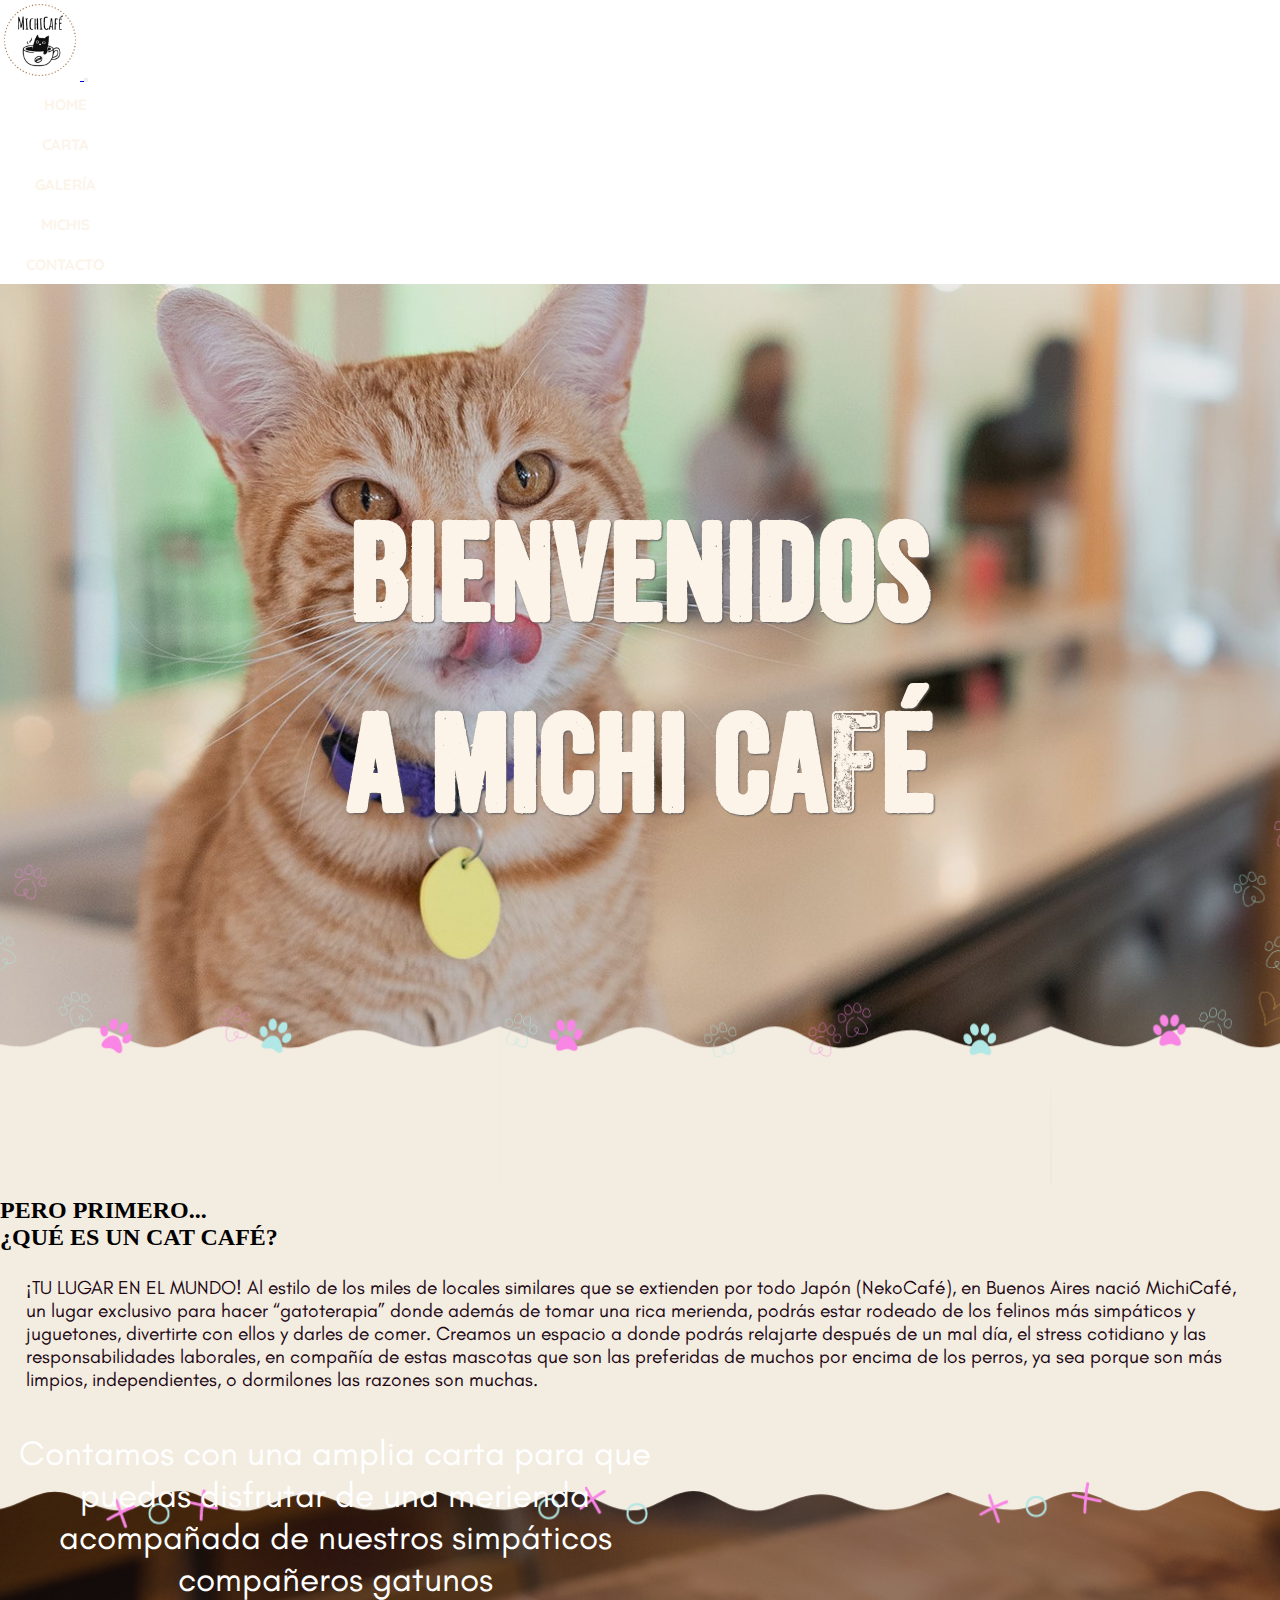
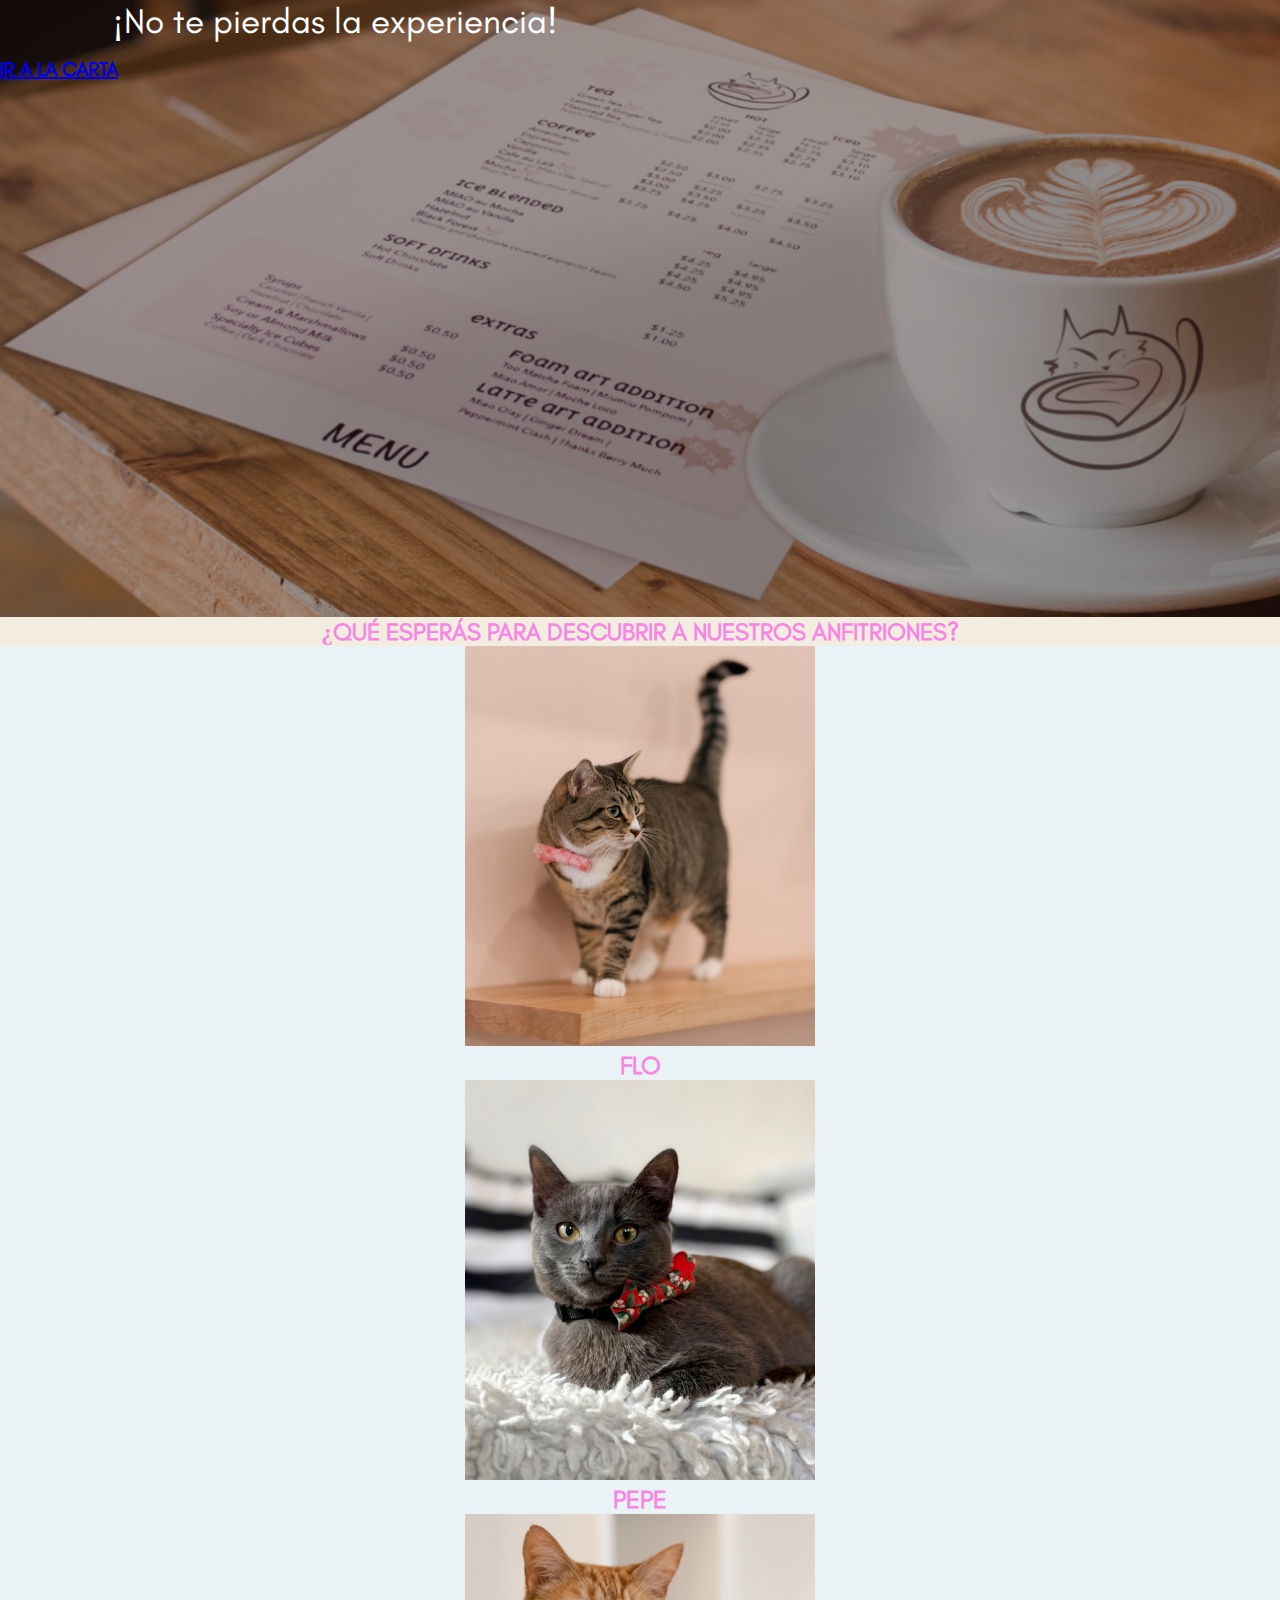
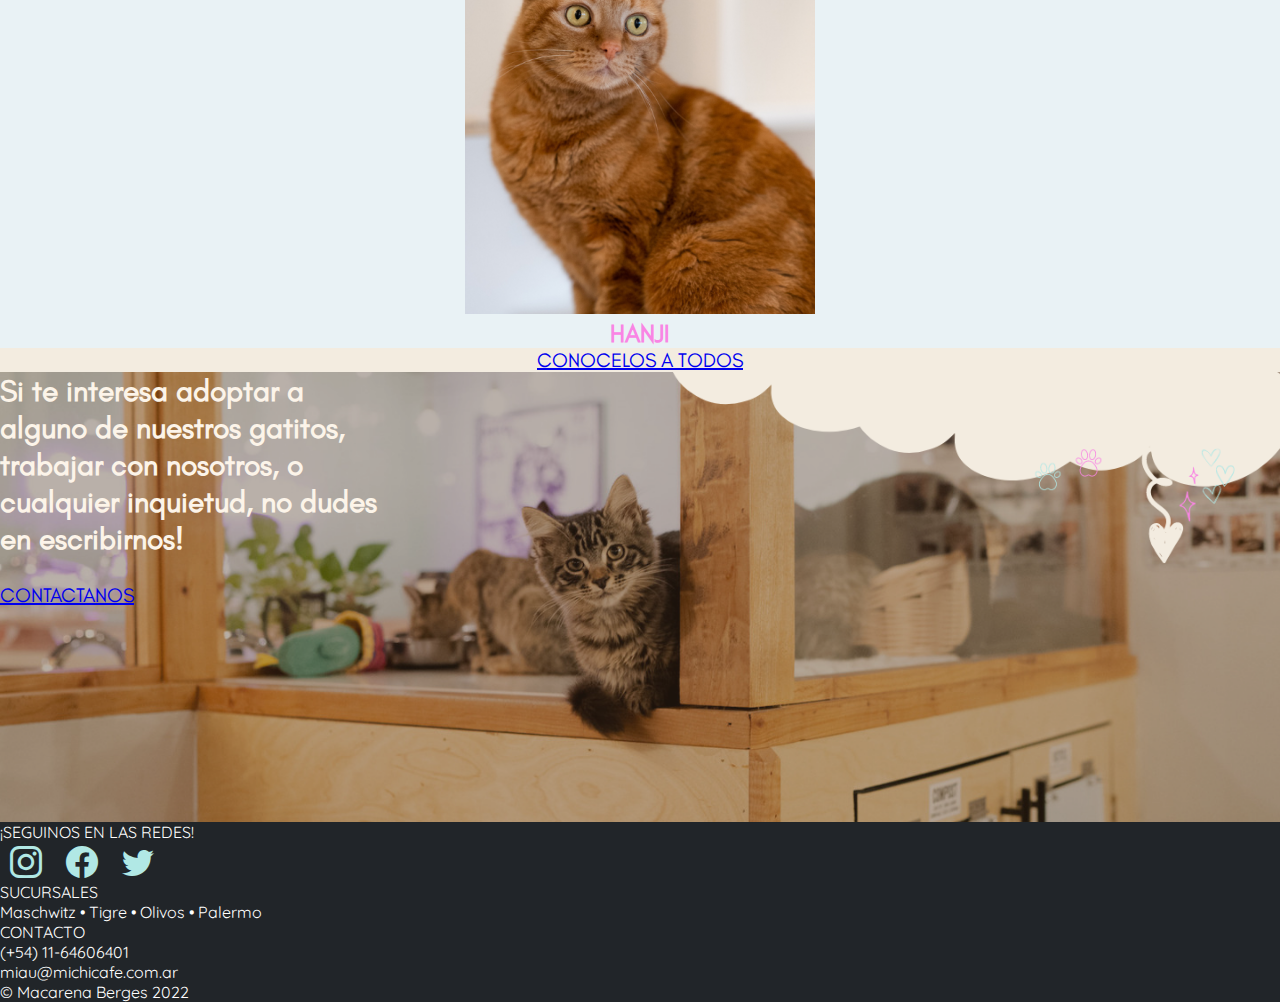
<file: index.html>
<!DOCTYPE html>
<html lang="en">
  <head>
    <meta charset="UTF-8" />
    <meta http-equiv="X-UA-Compatible" content="IE=edge" />
    <meta name="viewport" content="width=device-width, initial-scale=1.0" />
    <title>Michi Café - Home</title>
    <meta
      name="description"
      content="Sos amante del café y de los gatos? Conocé Michi Café, el mejor cat café de Buenos Aires"
    />
    <meta
      name="keywords"
      content="Cat Cafe, Neko Cafe, Cafeteria, Buenos Aires, Cafe de Gatos, Gato Cafe, Michi Cafe, Michi, "
    />
    <link rel="stylesheet" href="./scss/main.css" />
    <link
      href="https://cdn.jsdelivr.net/npm/bootstrap@5.2.0-beta1/dist/css/bootstrap.min.css"
      rel="stylesheet"
      integrity="sha384-0evHe/X+R7YkIZDRvuzKMRqM+OrBnVFBL6DOitfPri4tjfHxaWutUpFmBp4vmVor"
      crossorigin="anonymous"
    />
    <link
      rel="stylesheet"
      href="https://cdn.jsdelivr.net/npm/bootstrap-icons@1.8.3/font/bootstrap-icons.css"
    />
  </head>

  <body>
    <header>
      <!-- NAVBAR -->
      <nav class="navbar fixed-top navbar-expand-lg navbar-dark p-md-3">
        <div class="container-fluid">
          <a class="navbar-brand" href="./index.html">
            <img class="logo" src="./img/logo.png" alt="MichiCafe Logo" />
          </a>
          <button
            class="navbar-toggler"
            type="button"
            data-bs-toggle="collapse"
            data-bs-target="#navbarNav"
            aria-controls="navbarNav"
            aria-expanded="false"
            aria-label="Toggle navigation"
          >
            <span class="navbar-toggler-icon"></span>
          </button>

          <div class="collapse navbar-collapse text-center" id="navbarNav">
            <div class="mx-auto"></div>
            <ul class="navbar-nav">
              <li class="nav-item">
                <a class="nav-link" href="./index.html">
                  <button class="custom-btn"><span>HOME</span></button>
                </a>
              </li>
              <li class="nav-item">
                <a class="nav-link" href="./pages/carta.html">
                  <button class="custom-btn"><span>CARTA</span></button>
                </a>
              </li>
              <li class="nav-item">
                <a class="nav-link" href="./pages/galeria.html">
                  <button class="custom-btn"><span>GALERÍA</span></button>
                </a>
              </li>
              <li class="nav-item">
                <a class="nav-link" href="./pages/nuestrosmichis.html">
                  <button class="custom-btn">
                    <span>MICHIS</span>
                  </button>
                </a>
              </li>
              <li class="nav-item">
                <a class="nav-link" href="./pages/contacto.html">
                  <button class="custom-btn">
                    <span> CONTACTO</span>
                  </button>
                </a>
              </li>
            </ul>
          </div>
        </div>
      </nav>
    </header>

    <main>
      <!-- BANNER HOME -->
      <div
        class="banner-home container-fluid" 
      >
        <h1 class="banner-text">
          BIENVENIDOS <br />
          A MICHI CAFÉ
        </h1>
      </div>

      <!-- REF CARTA -->
      <div
        class="about container-fluid row  align-items-center text-center m-0"
      >
        <div>
          <h2 class="titulo">
            PERO PRIMERO... <br />
            ¿QUÉ ES UN CAT CAFÉ?
          </h2>
          <p class="texto text-center">
            ¡TU LUGAR EN EL MUNDO!  
            Al estilo de los miles de locales similares que se extienden por
            todo Japón (NekoCafé), en Buenos Aires nació MichiCafé, un lugar
            exclusivo para hacer “gatoterapia” donde además de tomar una rica
            merienda, podrás estar rodeado de los felinos más simpáticos y
            juguetones, divertirte con ellos y darles de comer. 
            Creamos un espacio a donde podrás relajarte después de un mal día,
            el stress cotidiano y las responsabilidades laborales, en compañía
            de estas mascotas que son las preferidas de muchos por encima de los
            perros, ya sea porque son más limpios, independientes, o dormilones
            las razones son muchas.
          </p>
        </div>
        
      </div>

      <div
        class="refcarta container-fluid d-flex flex-column m-0 justify-content-center p-5 align-items-center"
      >
        <div class="texto  ">
          Contamos con una amplia carta para que puedas disfrutar de una
          merienda acompañada de nuestros simpáticos compañeros gatunos <br />
          ¡No te pierdas la experiencia! <br />
        </div>
        <div class="boton ">
          <a
            href="./pages/carta.html"
            class="btn btn-outline-light p-3 text-center"
            >IR A LA CARTA</a
          >
        </div>
      </div>

      <!-- REF MICHIS -->

      <div id="anfitriones" class="container-fluid pt-5 pb-5 text-center">
        <h2 class="pt-5 pb-3">
          ¿QUÉ ESPERÁS PARA DESCUBRIR A NUESTROS ANFITRIONES?
        </h2>

        <div class="card-deck d-flex justify-content-center gap-2 pt-5 pb-5">
          <div class="card">
            <img
              class="card-img-top"
              src="./img/gato-1.jfif"
              alt="Card image cap"
            />
            <div class="card-body">
              <h5 class="card-title">FLO</h5>
            </div>
          </div>
          <div class="card">
            <img
              class="card-img-top"
              src="./img/gato-20.png"
              alt="Card image cap"
            />
            <div class="card-body">
              <h5 class="card-title">PEPE</h5>
            </div>
          </div>
          <div class="card">
            <img
              class="card-img-top"
              src="./img/gato-3.png"
              alt="Card image cap"
            />
            <div class="card-body">
              <h5 class="card-title">HANJI</h5>
            </div>
          </div>
        </div>
        <a href="./pages/nuestrosmichis.html" class="btn btn-outline-dark">
          CONOCELOS A TODOS
        </a>
      </div>

      <!-- REF CONTACT -->

      <div class="container-fluid mx-auto p-5" id="refcontact">
        <div class="row align-items-center text-left">
          <div>
            <h2>
              Si te interesa adoptar a alguno de nuestros gatitos, trabajar con
              nosotros, o cualquier inquietud, no dudes en escribirnos!
            </h2>
            <a href="./pages/contacto.html" class="btn btn-outline-light">
              CONTACTANOS
            </a>
          </div>
        </div>
      </div>
    </main>

    <!-- FOOTER -->

    <footer>
      <div id="footer" class="container-fluid text-center pt-3 pb-1">
        <div class="row">
          <div class="col-md-4 col-sm-12 p-3">
            <p>¡SEGUINOS EN LAS REDES!</p>
            <a href="https://instagram.com"><i class="bi bi-instagram"></i></a>

            <a href="https://facebook.com"><i class="bi bi-facebook"></i></a>

            <a href="https://twitter.com"><i class="bi bi-twitter"></i></a>
          </div>
          <div class="col-md-4 col-sm-12 p-3">
            <p>SUCURSALES</p>
            <p>Maschwitz • Tigre • Olivos • Palermo</p>
          </div>

          <div class="col-md-4 col-sm-12 p-3">
            <p>CONTACTO</p>
            <p>(+54) 11-64606401</p>
            <p>miau@michicafe.com.ar</p>
          </div>
        </div>
        <div class="row">
          <div class="col-12 border-top p-2">
            <p>&copy Macarena Berges 2022</p>
          </div>
        </div>
      </div>
    </footer>

    <script
      src="https://cdn.jsdelivr.net/npm/bootstrap@5.2.0-beta1/dist/js/bootstrap.bundle.min.js"
      integrity="sha384-pprn3073KE6tl6bjs2QrFaJGz5/SUsLqktiwsUTF55Jfv3qYSDhgCecCxMW52nD2"
      crossorigin="anonymous"
    ></script>
    <script type="text/javascript">
      var nav = document.querySelector("nav");

      window.addEventListener("scroll", function () {
        if (window.pageYOffset > 100) {
          nav.classList.add("bg-dark", "shadow");
        } else {
          nav.classList.remove("bg-dark", "shadow");
        }
      });
    </script>
  </body>
</html>
</file>
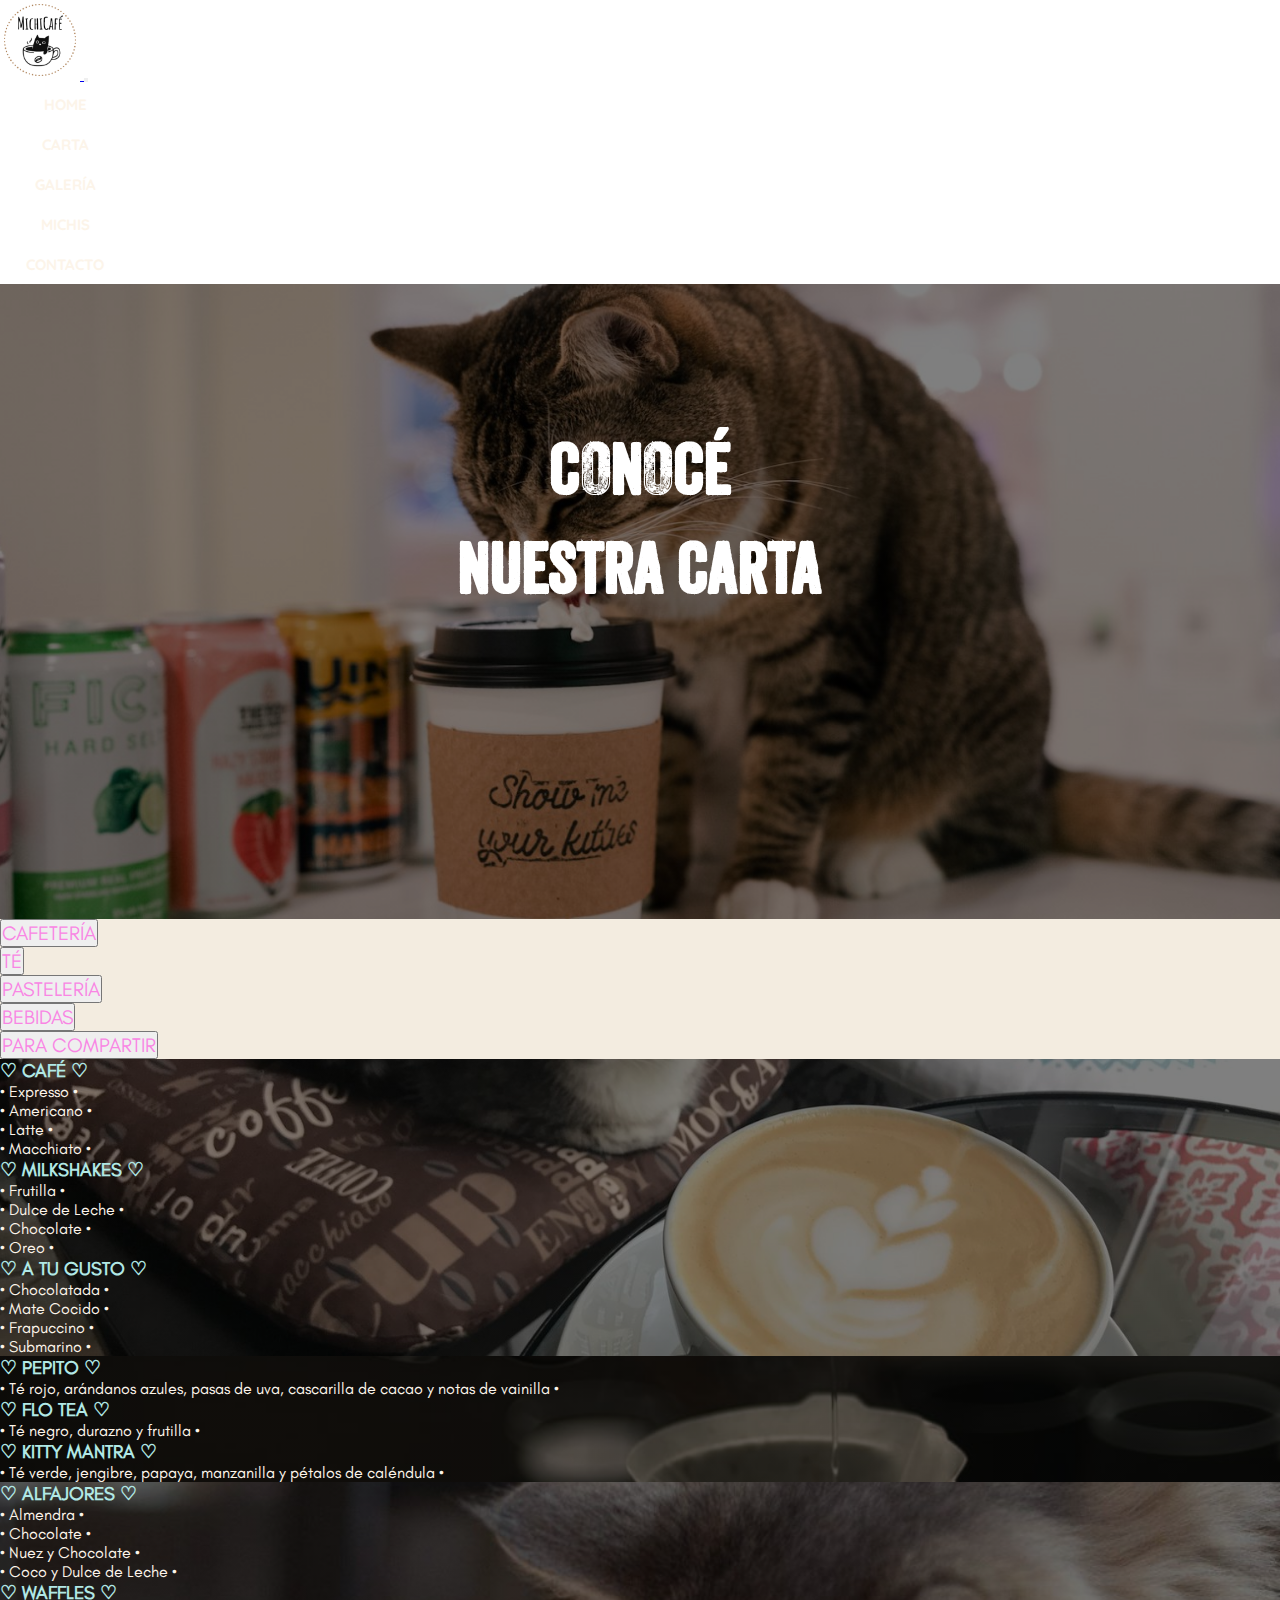
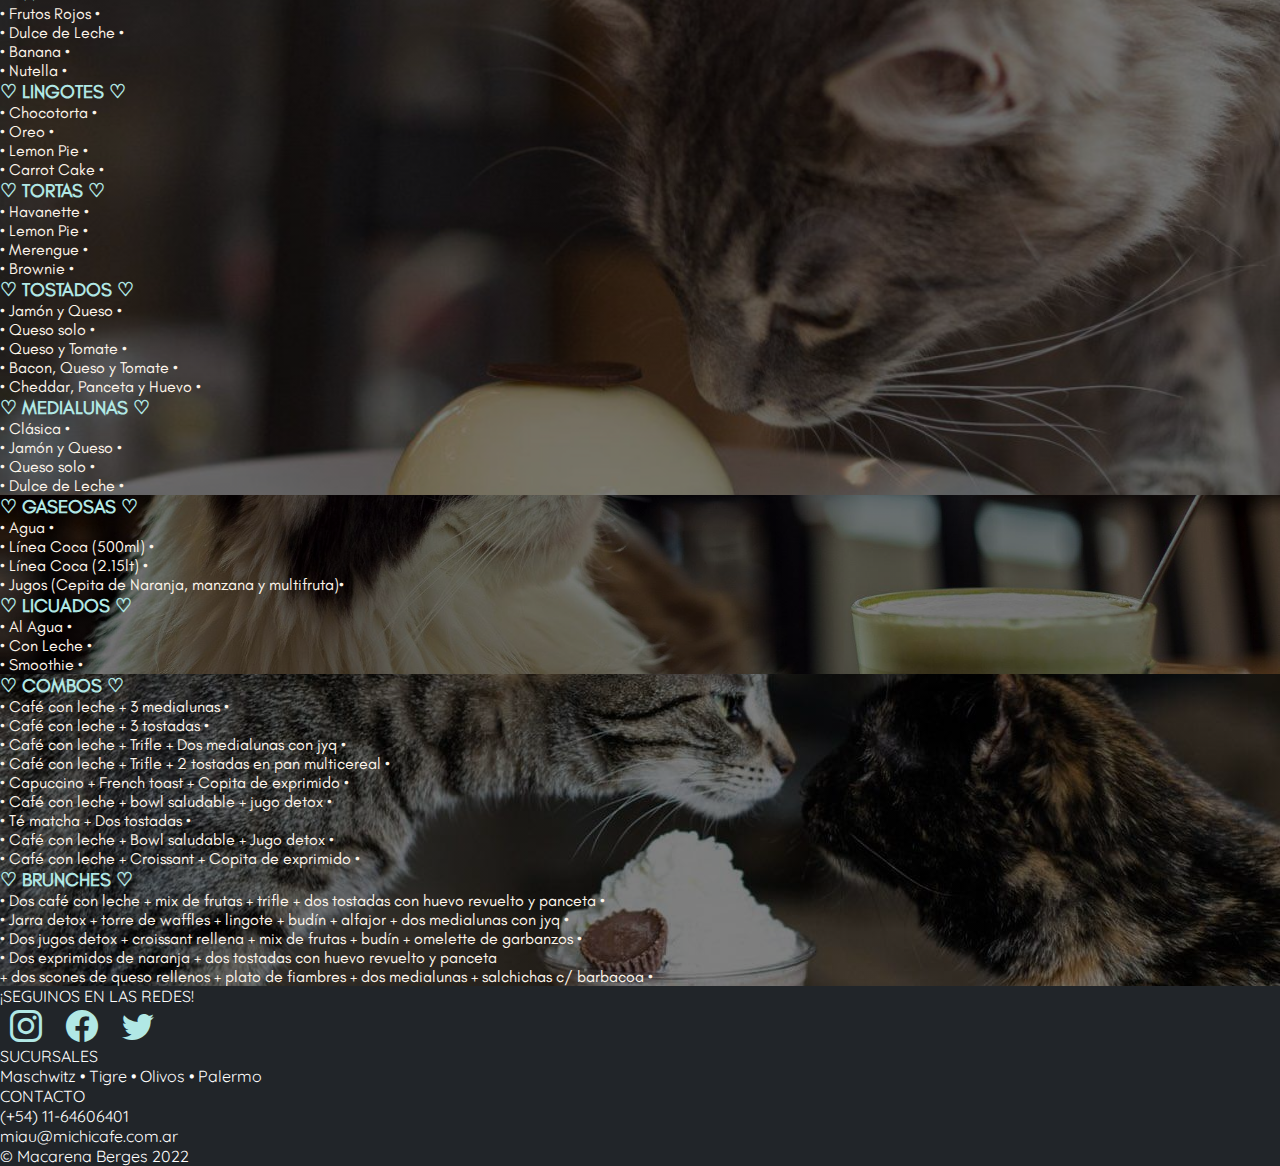
<file: pages/carta.html>
<!DOCTYPE html>
<html lang="en">
  <head>
    <meta charset="UTF-8" />
    <meta http-equiv="X-UA-Compatible" content="IE=edge" />
    <meta name="viewport" content="width=device-width, initial-scale=1.0" />
    <title>Michi Café - Carta</title>
    <meta
      name="description"
      content="Deleitate con nuestra amplia carta y compartí tus meriendas con los Michis más adorables"
    />
    <meta
      name="keywords"
      content="Cat Cafe, Neko Cafe, Cafeteria, Buenos Aires, Cafe de Gatos, Gato Cafe, Michi Cafe, Michi, Menu Cafeteria "
    />
    <link rel="stylesheet" href="../scss/main.css" />
    <link
      href="https://cdn.jsdelivr.net/npm/bootstrap@5.2.0-beta1/dist/css/bootstrap.min.css"
      rel="stylesheet"
      integrity="sha384-0evHe/X+R7YkIZDRvuzKMRqM+OrBnVFBL6DOitfPri4tjfHxaWutUpFmBp4vmVor"
      crossorigin="anonymous"
    />
    <link
      rel="stylesheet"
      href="https://cdn.jsdelivr.net/npm/bootstrap-icons@1.8.3/font/bootstrap-icons.css"
    />
    <link href="https://unpkg.com/aos@2.3.1/dist/aos.css" rel="stylesheet" />
  </head>

  <body>
    <header>
      <!-- Navbar  -->

      <nav class="navbar fixed-top navbar-expand-lg navbar-dark p-md-3">
        <div class="container-fluid">
          <a class="navbar-brand" href="../index.html">
            <img class="logo" src="../img/logo.png" alt="MichiCafe Logo" />
          </a>
          <button
            class="navbar-toggler"
            type="button"
            data-bs-toggle="collapse"
            data-bs-target="#navbarNav"
            aria-controls="navbarNav"
            aria-expanded="false"
            aria-label="Toggle navigation"
          >
            <span class="navbar-toggler-icon"></span>
          </button>

          <div class="collapse navbar-collapse text-center" id="navbarNav">
            <div class="mx-auto"></div>
            <ul class="navbar-nav">
              <li class="nav-item">
                <a class="nav-link" href="../index.html">
                  <button class="custom-btn"><span>HOME</span></button>
                </a>
              </li>
              <li class="nav-item">
                <a class="nav-link" href="../pages/carta.html">
                  <button class="custom-btn"><span>CARTA</span></button>
                </a>
              </li>
              <li class="nav-item">
                <a class="nav-link" href="../pages/galeria.html">
                  <button class="custom-btn"><span>GALERÍA</span></button>
                </a>
              </li>
              <li class="nav-item">
                <a class="nav-link" href="../pages/nuestrosmichis.html">
                  <button class="custom-btn">
                    <span>MICHIS</span>
                  </button>
                </a>
              </li>
              <li class="nav-item">
                <a class="nav-link" href="../pages/contacto.html">
                  <button class="custom-btn">
                    <span> CONTACTO</span>
                  </button>
                </a>
              </li>
            </ul>
          </div>
        </div>
      </nav>
    </header>

    <!-- BANNER CARTA  -->
    <main>
      <div class="banner-carta">
        <h1 class="text-carta">
          CONOCÉ<br />
          NUESTRA CARTA
        </h1>
      </div>
      
    <!-- TAB PANEL CARTA  -->
      <section class="tab-carta container-fluid pt-5 pb-5">
        <ul
          class="nav nav-tabs justify-content-center"
          id="myTab"
          role="tablist"
        >
          <li class="nav-item" role="presentation">
            <button
              class="nav-link active"
              id="cafeteria-tab"
              data-bs-toggle="tab"
              data-bs-target="#cafeteria-tab-pane"
              type="button"
              role="tab"
              aria-controls="cafeteria-tab-pane"
              aria-selected="true"
            >
              CAFETERÍA
            </button>
          </li>
          <li class="nav-item" role="presentation">
            <button
              class="nav-link"
              id="te-tab"
              data-bs-toggle="tab"
              data-bs-target="#te-tab-pane"
              type="button"
              role="tab"
              aria-controls="te-tab-pane"
              aria-selected="false"
            >
              TÉ
            </button>
          </li>
          <li class="nav-item" role="presentation">
            <button
              class="nav-link"
              id="pasteleria-tab"
              data-bs-toggle="tab"
              data-bs-target="#pasteleria-tab-pane"
              type="button"
              role="tab"
              aria-controls="pasteleria-tab-pane"
              aria-selected="false"
            >
              PASTELERÍA
            </button>
          </li>
          <li class="nav-item" role="presentation">
            <button
              class="nav-link"
              id="bebidas-tab"
              data-bs-toggle="tab"
              data-bs-target="#bebidas-tab-pane"
              type="button"
              role="tab"
              aria-controls="bebidas-tab-pane"
              aria-selected="false"
            >
              BEBIDAS
            </button>
          </li>
          <li class="nav-item" role="presentation">
            <button
              class="nav-link"
              id="combos-tab"
              data-bs-toggle="tab"
              data-bs-target="#combos-tab-pane"
              type="button"
              role="tab"
              aria-controls="combos-tab-pane"
              aria-selected="false"
            >
              PARA COMPARTIR
            </button>
          </li>
        </ul>
        <div class="tab-content" id="myTabContent">
          <div
            class="tab-pane fade show active p-5 text-center"
            id="cafeteria-tab-pane"
            role="tabpanel"
            aria-labelledby="cafeteria-tab"
            tabindex="0"
          >
            <div>
              <h3>♡ CAFÉ ♡</h3>
              <p>• Expresso •</p>
              <p>• Americano •</p>
              <p>• Latte •</p>
              <p>• Macchiato •</p>
            </div>
            <div class="pt-3">
              <h3>♡ MILKSHAKES ♡</h3>
              <p>• Frutilla •</p>
              <p>• Dulce de Leche •</p>
              <p>• Chocolate •</p>
              <p>• Oreo •</p>
            </div>
            <div class="pt-3">
              <h3>♡ A TU GUSTO ♡</h3>
              <p>• Chocolatada •</p>
              <p>• Mate Cocido •</p>
              <p>• Frapuccino •</p>
              <p>• Submarino •</p>
            </div>
          </div>
          <div
            class="tab-pane fade p-5 text-center"
            id="te-tab-pane"
            role="tabpanel"
            aria-labelledby="te-tab"
            tabindex="0"
          >
            <div class="pb-5">
              <h3>♡ PEPITO ♡</h3>
              <p>
                • Té rojo, arándanos azules, pasas de uva, cascarilla de cacao y
                notas de vainilla •
              </p>
            </div>
            <div class="pb-5">
              <h3>♡ FLO TEA ♡</h3>
              <p>• Té negro, durazno y frutilla •</p>
            </div>
            <div>
              <h3>♡ KITTY MANTRA ♡</h3>
              <p>
                • Té verde, jengibre, papaya, manzanilla y pétalos de caléndula
                •
              </p>
            </div>
          </div>

          <div
            class="tab-pane fade text-center p-5"
            id="pasteleria-tab-pane"
            role="tabpanel"
            aria-labelledby="pasteleria-tab"
            tabindex="0"
          >
            <div class="d-flex justify-content-center gap-5">
              <div class="pb-4">
                <h3>♡ ALFAJORES ♡</h3>
                <p>• Almendra •</p>
                <p>• Chocolate •</p>
                <p>• Nuez y Chocolate •</p>
                <p>• Coco y Dulce de Leche •</p>
              </div>
              <div class="pb-4">
                <h3>♡ WAFFLES ♡</h3>
                <p>• Frutos Rojos •</p>
                <p>• Dulce de Leche •</p>
                <p>• Banana •</p>
                <p>• Nutella •</p>
              </div>
            </div>
            <div class="d-flex justify-content-center gap-5">
              <div class="pb-4">
                <h3>♡ LINGOTES ♡</h3>
                <p>• Chocotorta •</p>
                <p>• Oreo •</p>
                <p>• Lemon Pie •</p>
                <p>• Carrot Cake •</p>
              </div>
              <div class="pb-4">
                <h3>♡ TORTAS ♡</h3>
                <p>• Havanette •</p>
                <p>• Lemon Pie •</p>
                <p>• Merengue •</p>
                <p>• Brownie •</p>
              </div>
            </div>
            <div class="d-flex justify-content-center gap-5">
              <div class="pb-4">
                <h3>♡ TOSTADOS ♡</h3>
                <p>• Jamón y Queso •</p>
                <p>• Queso solo •</p>
                <p>• Queso y Tomate •</p>
                <p>• Bacon, Queso y Tomate •</p>
                <p>• Cheddar, Panceta y Huevo •</p>
              </div>
              <div class="pb-4">
                <h3>♡ MEDIALUNAS ♡</h3>
                <p>• Clásica •</p>
                <p>• Jamón y Queso •</p>
                <p>• Queso solo •</p>
                <p>• Dulce de Leche •</p>
              </div>
            </div>
          </div>

          <div
            class="tab-pane fade text-center p-5"
            id="bebidas-tab-pane"
            role="tabpanel"
            aria-labelledby="bebidas-tab"
            tabindex="0"
          >
            <div>
              <h3>♡ GASEOSAS ♡</h3>
              <p>• Agua •</p>
              <p>• Línea Coca (500ml) •</p>
              <p>• Línea Coca (2.15lt) •</p>
              <p>• Jugos (Cepita de Naranja, manzana y multifruta)•</p>
            </div>
            <div class="pt-3">
              <h3>♡ LICUADOS ♡</h3>
              <p>• Al Agua •</p>
              <p>• Con Leche •</p>
              <p>• Smoothie •</p>
            </div>
          </div>
          <div
            class="tab-pane fade"
            id="combos-tab-pane"
            role="tabpanel"
            aria-labelledby="combos-tab"
            tabindex="0"
          >
            <div class="text-center gap-5 p-5">
              <div class="">
                <h3>♡ COMBOS ♡</h3>
                <p>• Café con leche + 3 medialunas •</p>
                <p>• Café con leche + 3 tostadas •</p>
                <p>• Café con leche + Trifle + Dos medialunas con jyq •</p>
                <p>
                  • Café con leche + Trifle + 2 tostadas en pan multicereal •
                </p>
                <p>• Capuccino + French toast + Copita de exprimido •</p>
                <p>• Café con leche + bowl saludable + jugo detox •</p>
                <p>• Té matcha + Dos tostadas •</p>
                <p>• Café con leche + Bowl saludable + Jugo detox •</p>
                <p>• Café con leche + Croissant + Copita de exprimido •</p>
              </div>
              <div>
                <h3>♡ BRUNCHES ♡</h3>
                <p>
                  • Dos café con leche + mix de frutas + trifle + dos tostadas
                  con huevo revuelto y panceta •
                </p>
                <p>
                  • Jarra detox + torre de waffles + lingote + budín + alfajor +
                  dos medialunas con jyq •
                </p>
                <p>
                  • Dos jugos detox + croissant rellena + mix de frutas + budín
                  + omelette de garbanzos •
                </p>
                <p>
                  • Dos exprimidos de naranja + dos tostadas con huevo revuelto
                  y panceta <br />
                  + dos scones de queso rellenos + plato de fiambres + dos
                  medialunas + salchichas c/ barbacoa •
                </p>
              </div>
            </div>
          </div>
        </div>
      </section>
    </main>

    <!-- FOOTER -->
    <footer>
      <div id="footer" class="container-fluid text-center pt-3 pb-1">
        <div class="row">
          <div class="col-md-4 col-sm-12 p-3">
            <p>¡SEGUINOS EN LAS REDES!</p>
            <a href="https://instagram.com"><i class="bi bi-instagram"></i></a>

            <a href="https://facebook.com"><i class="bi bi-facebook"></i></a>

            <a href="https://twitter.com"><i class="bi bi-twitter"></i></a>
          </div>
          <div class="col-md-4 col-sm-12 p-3">
            <p>SUCURSALES</p>
            <p>Maschwitz • Tigre • Olivos • Palermo</p>
          </div>

          <div class="col-md-4 col-sm-12 p-3">
            <p>CONTACTO</p>
            <p>(+54) 11-64606401</p>
            <p>miau@michicafe.com.ar</p>
          </div>
        </div>
        <div class="row">
          <div class="col-12 border-top p-2">
            <p>&copy Macarena Berges 2022</p>
          </div>
        </div>
      </div>
    </footer>

    <script
      src="https://cdn.jsdelivr.net/npm/bootstrap@5.2.0-beta1/dist/js/bootstrap.bundle.min.js"
      integrity="sha384-pprn3073KE6tl6bjs2QrFaJGz5/SUsLqktiwsUTF55Jfv3qYSDhgCecCxMW52nD2"
      crossorigin="anonymous"
    ></script>
    <script src="https://unpkg.com/aos@2.3.1/dist/aos.js"></script>
    <script>
      AOS.init();
    </script>
    <script type="text/javascript">
      var nav = document.querySelector("nav");

      window.addEventListener("scroll", function () {
        if (window.pageYOffset > 100) {
          nav.classList.add("bg-dark", "shadow");
        } else {
          nav.classList.remove("bg-dark", "shadow");
        }
      });
    </script>
  </body>
</html>
</file>
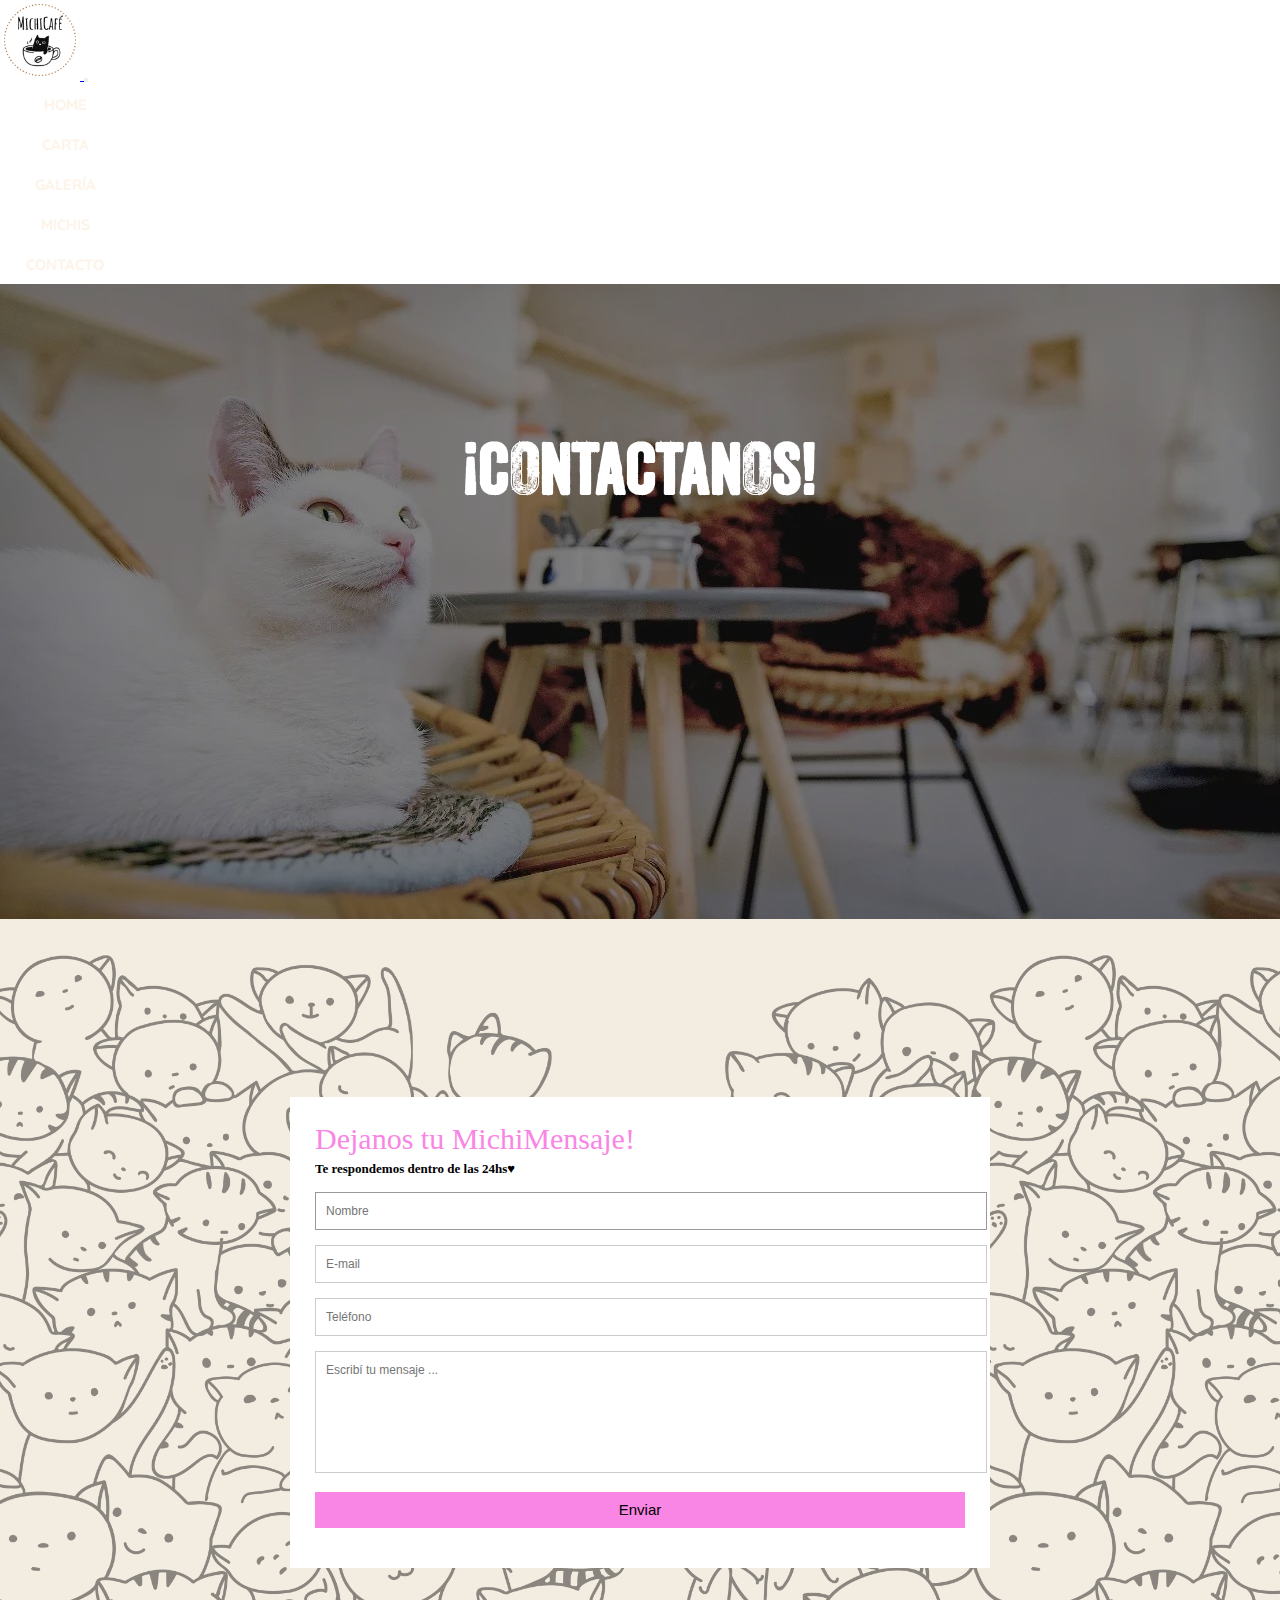
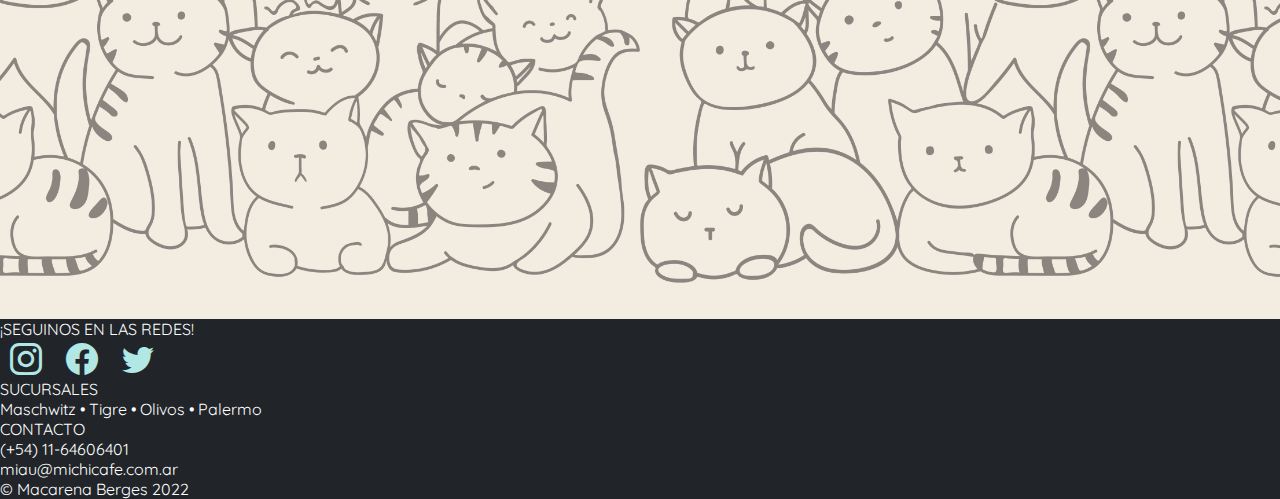
<file: pages/contacto.html>
<!DOCTYPE html>
<html lang="en">
  <head>
    <meta charset="UTF-8" />
    <meta http-equiv="X-UA-Compatible" content="IE=edge" />
    <meta name="viewport" content="width=device-width, initial-scale=1.0" />
    <title>Michi Café - Contacto</title>
    <meta name="description" content="Contactanos!" />
    <meta
      name="keywords"
      content="Cat Cafe, Neko Cafe, Cafeteria, Buenos Aires, Cafe de Gatos, Gato Cafe, Michi Cafe, Michi, Contacto michicafe, Trabajo michicafe, Telefono michicafe, Mail michicafe "
    />
    <link rel="stylesheet" href="../scss/main.css" />
    <link
      href="https://cdn.jsdelivr.net/npm/bootstrap@5.2.0-beta1/dist/css/bootstrap.min.css"
      rel="stylesheet"
      integrity="sha384-0evHe/X+R7YkIZDRvuzKMRqM+OrBnVFBL6DOitfPri4tjfHxaWutUpFmBp4vmVor"
      crossorigin="anonymous"
    />
    <link
      rel="stylesheet"
      href="https://cdn.jsdelivr.net/npm/bootstrap-icons@1.8.3/font/bootstrap-icons.css"
    />
  </head>
  <body>
    <header>
      <!-- Navbar  -->

      <nav class="navbar fixed-top navbar-expand-lg navbar-dark p-md-3">
        <div class="container-fluid">
          <a class="navbar-brand" href="../index.html">
            <img class="logo" src="../img/logo.png" alt="MichiCafe Logo" />
          </a>
          <button
            class="navbar-toggler"
            type="button"
            data-bs-toggle="collapse"
            data-bs-target="#navbarNav"
            aria-controls="navbarNav"
            aria-expanded="false"
            aria-label="Toggle navigation"
          >
            <span class="navbar-toggler-icon"></span>
          </button>

          <div class="collapse navbar-collapse text-center" id="navbarNav">
            <div class="mx-auto"></div>
            <ul class="navbar-nav">
              <li class="nav-item">
                <a class="nav-link" href="../index.html">
                  <button class="custom-btn"><span>HOME</span></button>
                </a>
              </li>
              <li class="nav-item">
                <a class="nav-link" href="../pages/carta.html">
                  <button class="custom-btn"><span>CARTA</span></button>
                </a>
              </li>
              <li class="nav-item">
                <a class="nav-link" href="../pages/galeria.html">
                  <button class="custom-btn"><span>GALERÍA</span></button>
                </a>
              </li>
              <li class="nav-item">
                <a class="nav-link" href="../pages/nuestrosmichis.html">
                  <button class="custom-btn">
                    <span>MICHIS</span>
                  </button>
                </a>
              </li>
              <li class="nav-item">
                <a class="nav-link" href="../pages/contacto.html">
                  <button class="custom-btn">
                    <span> CONTACTO</span>
                  </button>
                </a>
              </li>
            </ul>
          </div>
        </div>
      </nav>
    </header>
    <!-- FORMULARIO  -->
    <main>
      <div class="banner-contacto border-bottom border-2 border-dark">
        <h1>¡CONTACTANOS!</h1>
      </div>

      <div id="formulario" class="container-fluid">
        <div class="container-form">
          <form id="contact" action="" method="post">
            <h3>Dejanos tu MichiMensaje!</h3>
            <h4>Te respondemos dentro de las 24hs♥</h4>
            <fieldset>
              <input
                placeholder="Nombre"
                type="text"
                tabindex="1"
                required
                autofocus
              />
            </fieldset>
            <fieldset>
              <input placeholder="E-mail" type="email" tabindex="2" required />
            </fieldset>
            <fieldset>
              <input placeholder="Teléfono" type="tel" tabindex="3" required />
            </fieldset>
            <fieldset>
              <textarea
                placeholder="Escribí tu mensaje ..."
                tabindex="5"
                required
              ></textarea>
            </fieldset>
            <fieldset>
              <button
                name="submit"
                type="submit"
                id="contact-submit"
                data-submit="...Sending"
              >
                Enviar
              </button>
            </fieldset>
          </form>
        </div>
      </div>
    </main>

    <!-- FOOTER -->

    <footer>
      <div id="footer" class="container-fluid text-center pt-3 pb-1">
        <div class="row">
          <div class="col-md-4 col-sm-12 p-3">
            <p>¡SEGUINOS EN LAS REDES!</p>
            <a href="https://instagram.com"><i class="bi bi-instagram"></i></a>

            <a href="https://facebook.com"><i class="bi bi-facebook"></i></a>

            <a href="https://twitter.com"><i class="bi bi-twitter"></i></a>
          </div>
          <div class="col-md-4 col-sm-12 p-3">
            <p>SUCURSALES</p>
            <p>Maschwitz • Tigre • Olivos • Palermo</p>
          </div>

          <div class="col-md-4 col-sm-12 p-3">
            <p>CONTACTO</p>
            <p>(+54) 11-64606401</p>
            <p>miau@michicafe.com.ar</p>
          </div>
        </div>
        <div class="row">
          <div class="col-12 border-top p-2">
            <p>&copy Macarena Berges 2022</p>
          </div>
        </div>
      </div>
    </footer>

    <script
      src="https://cdn.jsdelivr.net/npm/bootstrap@5.2.0-beta1/dist/js/bootstrap.bundle.min.js"
      integrity="sha384-pprn3073KE6tl6bjs2QrFaJGz5/SUsLqktiwsUTF55Jfv3qYSDhgCecCxMW52nD2"
      crossorigin="anonymous"
    ></script>
    <script type="text/javascript">
      var nav = document.querySelector("nav");

      window.addEventListener("scroll", function () {
        if (window.pageYOffset > 100) {
          nav.classList.add("bg-dark", "shadow");
        } else {
          nav.classList.remove("bg-dark", "shadow");
        }
      });
    </script>
  </body>
</html>
</file>
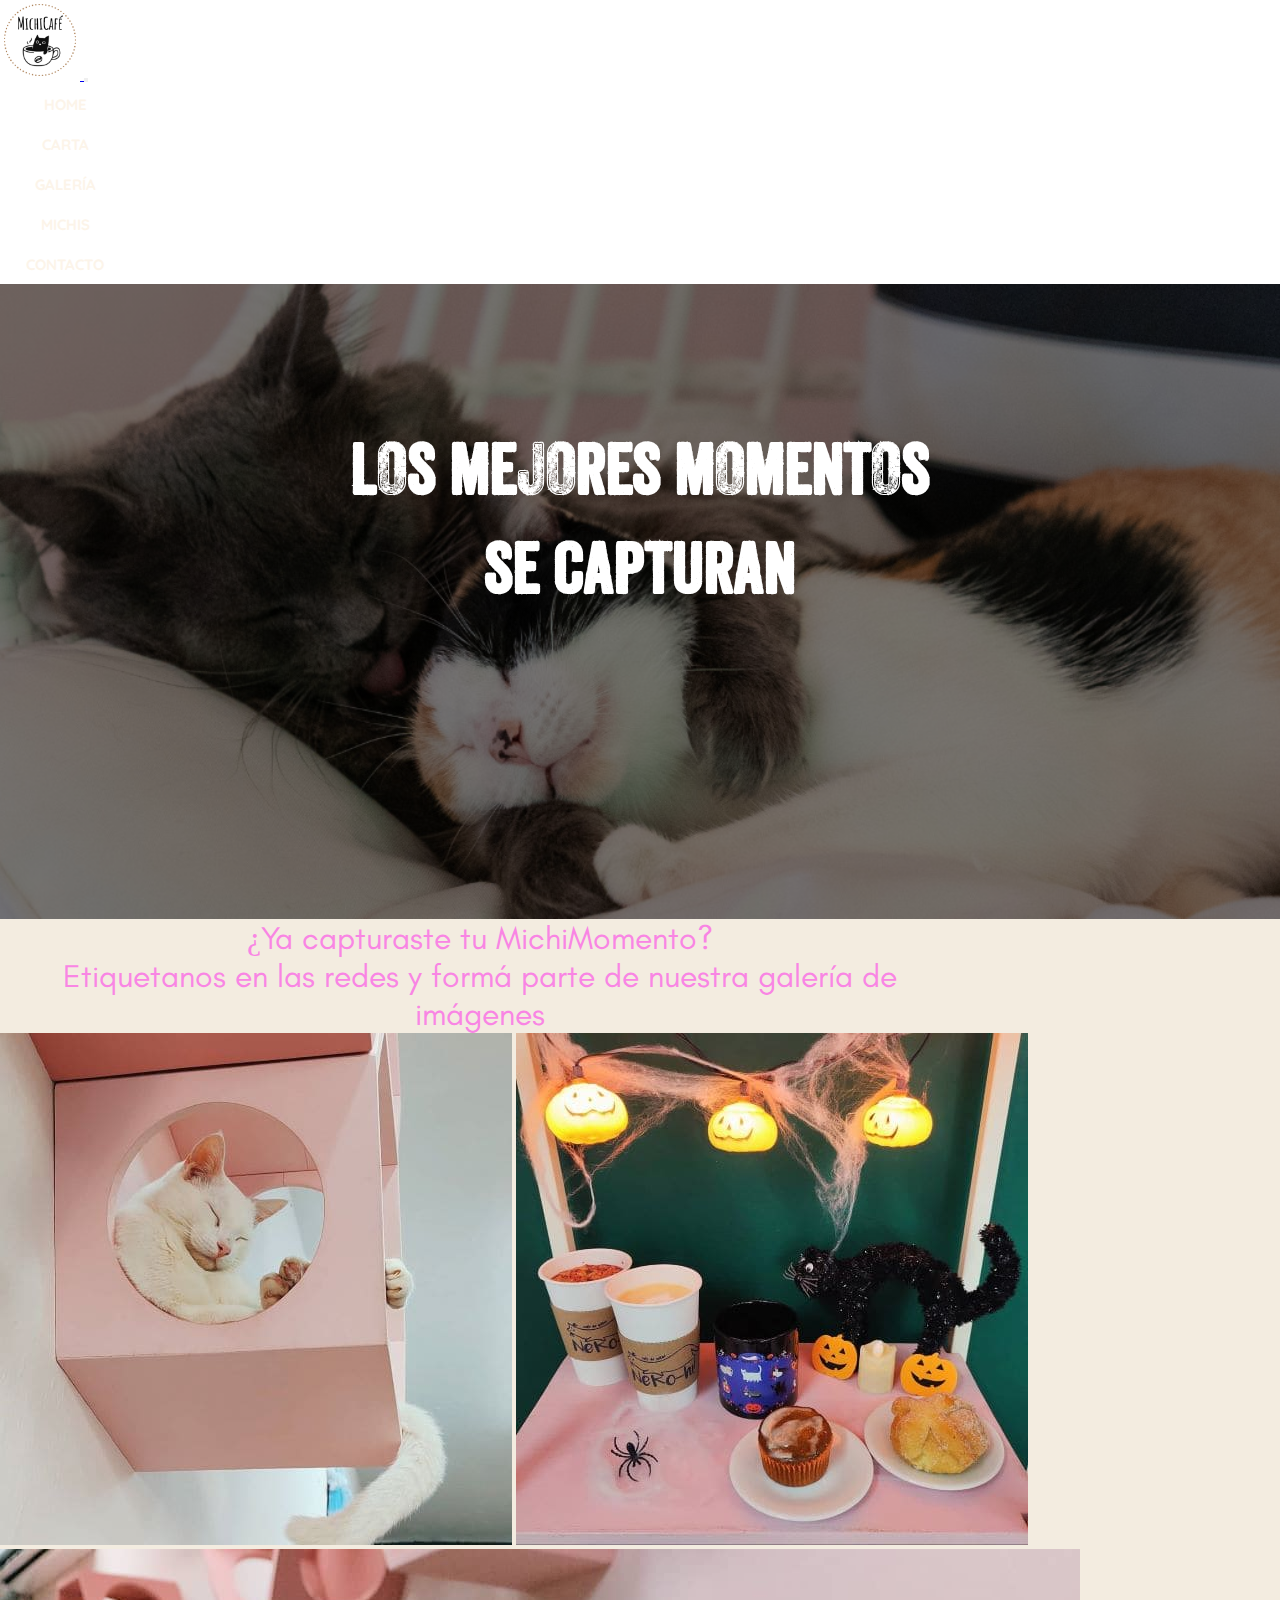
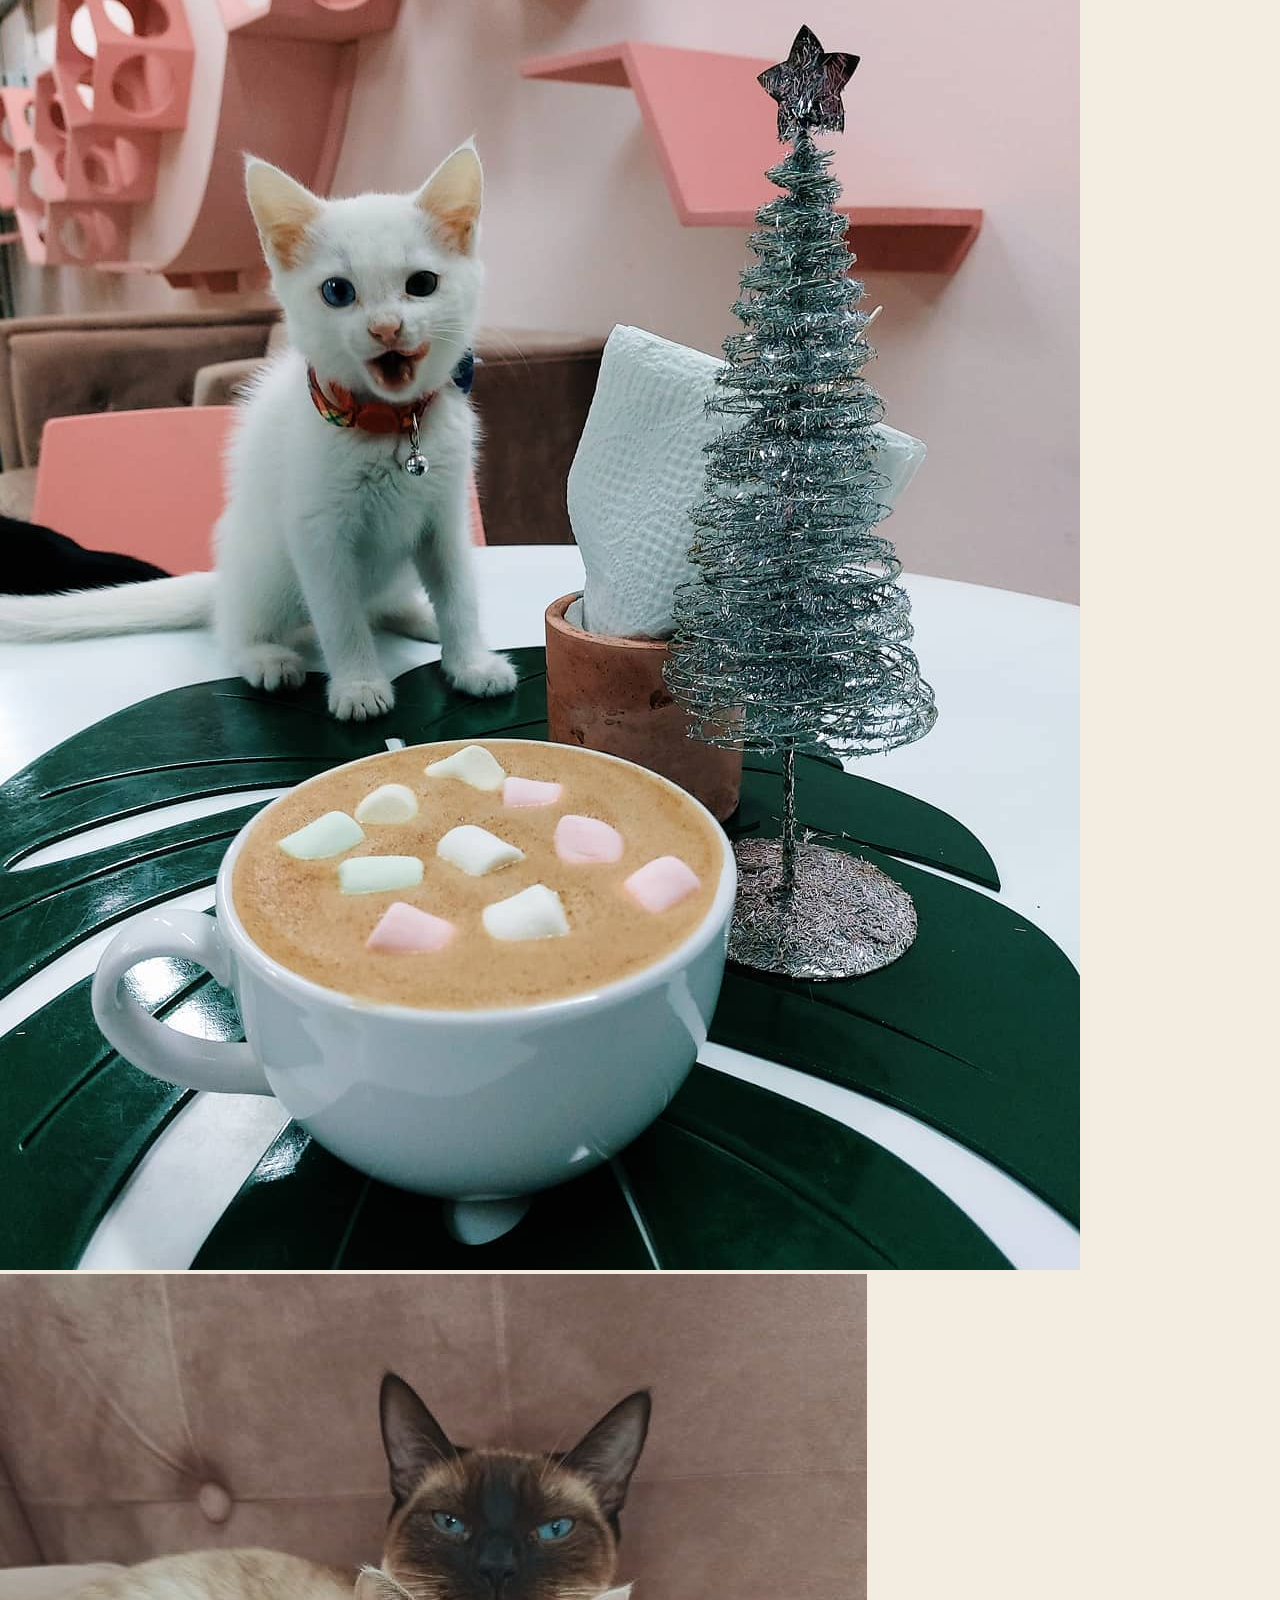
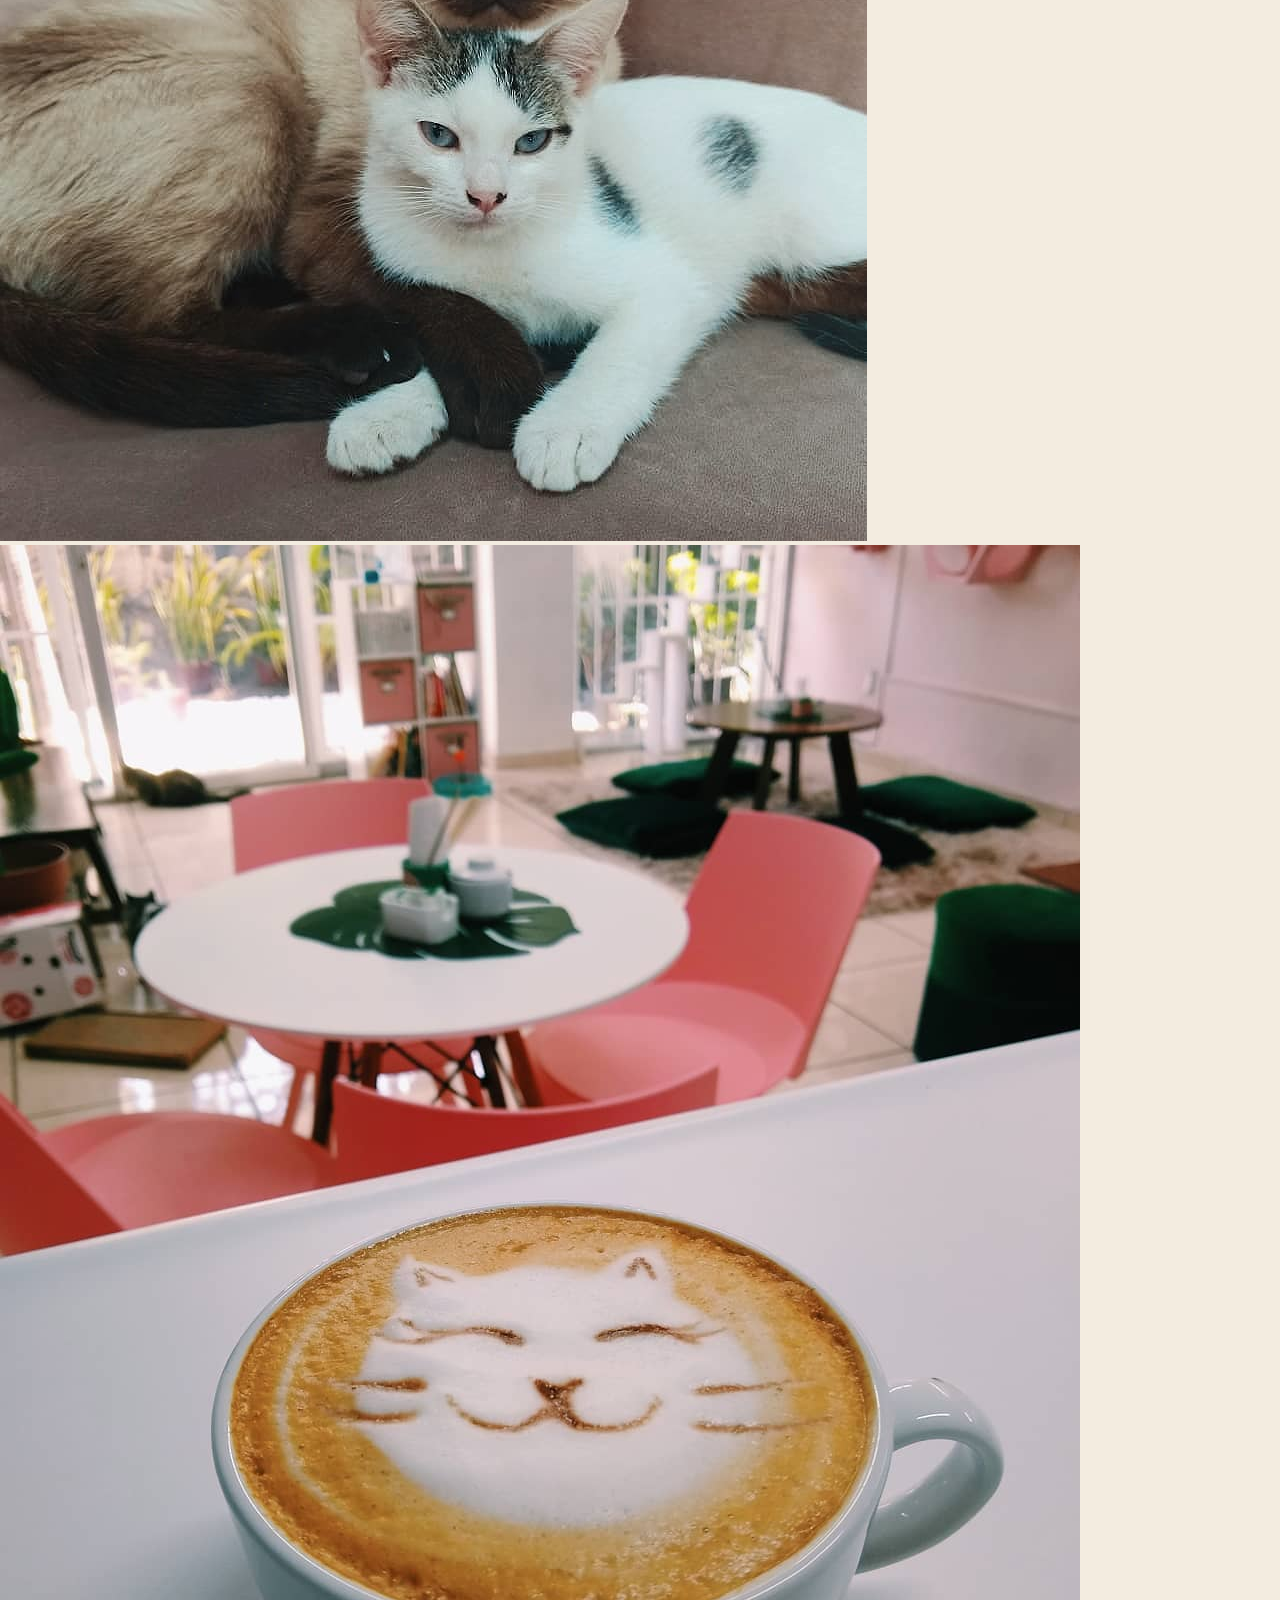
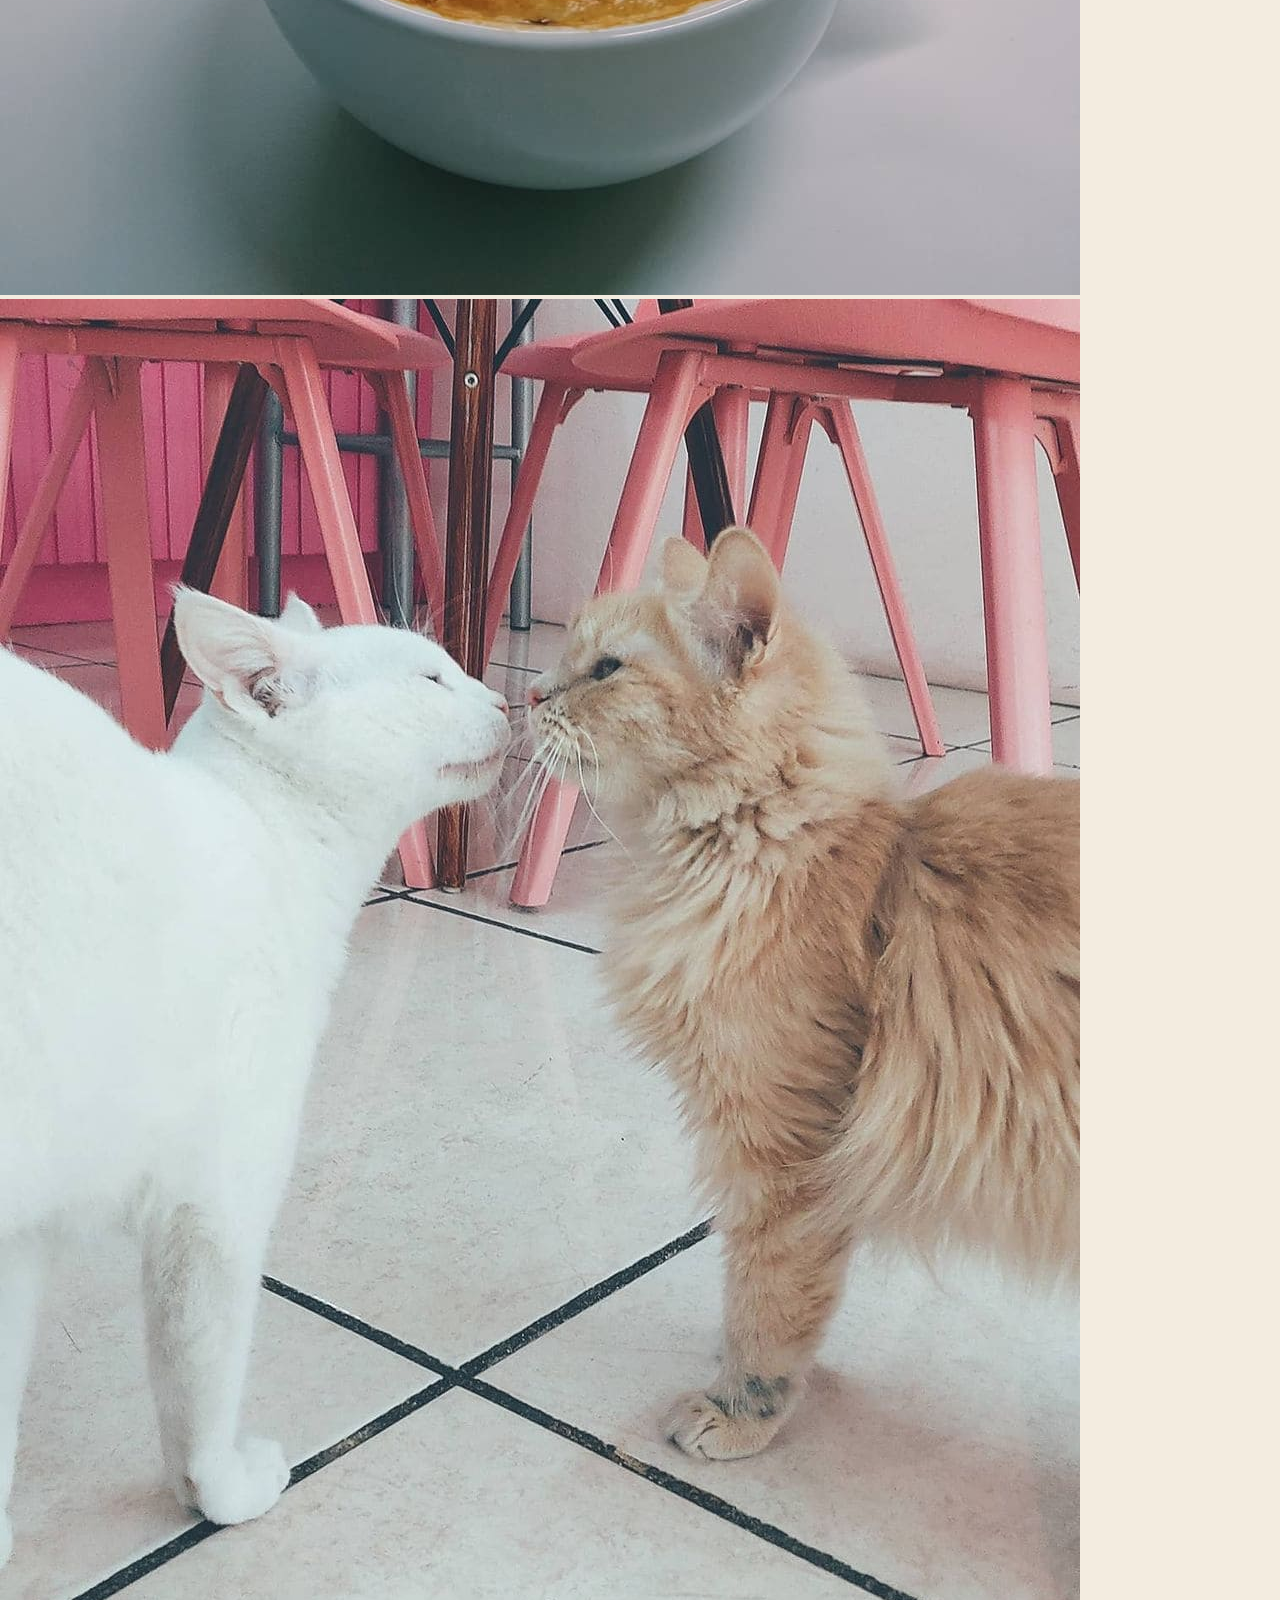
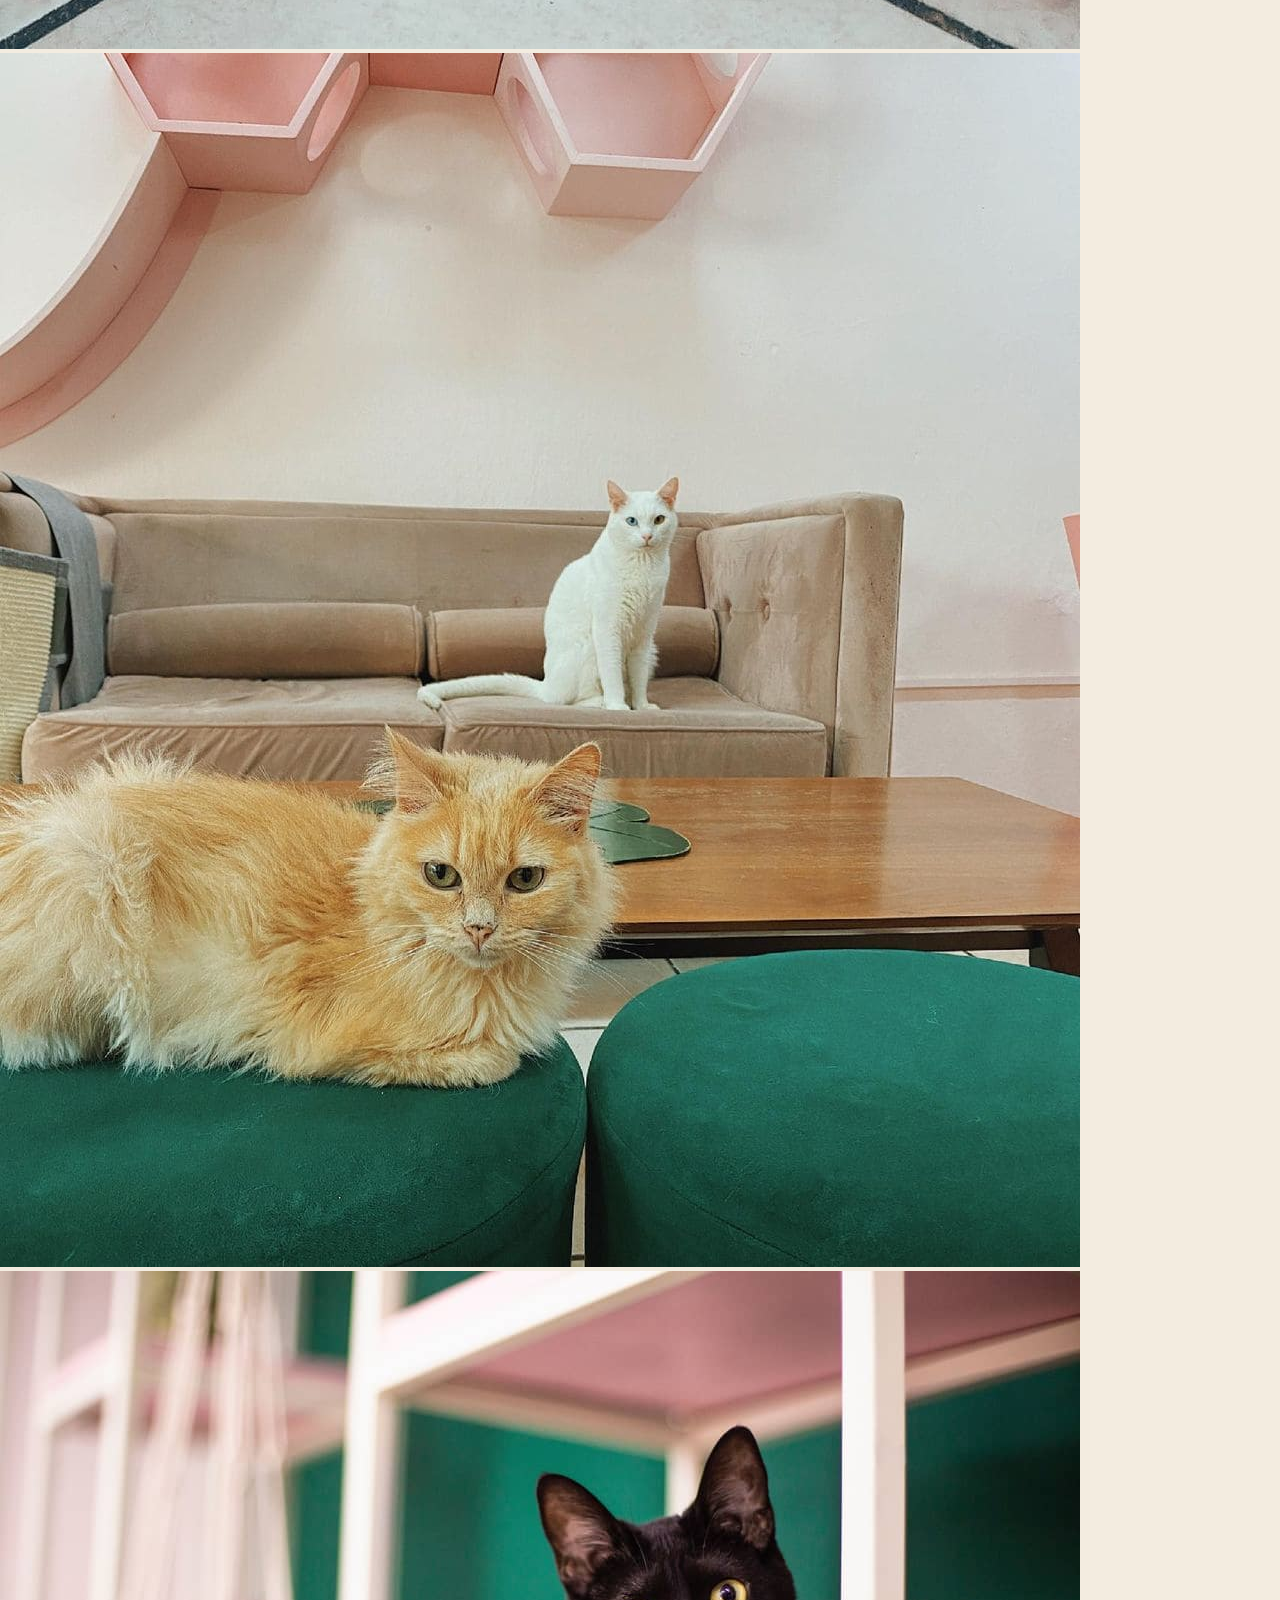
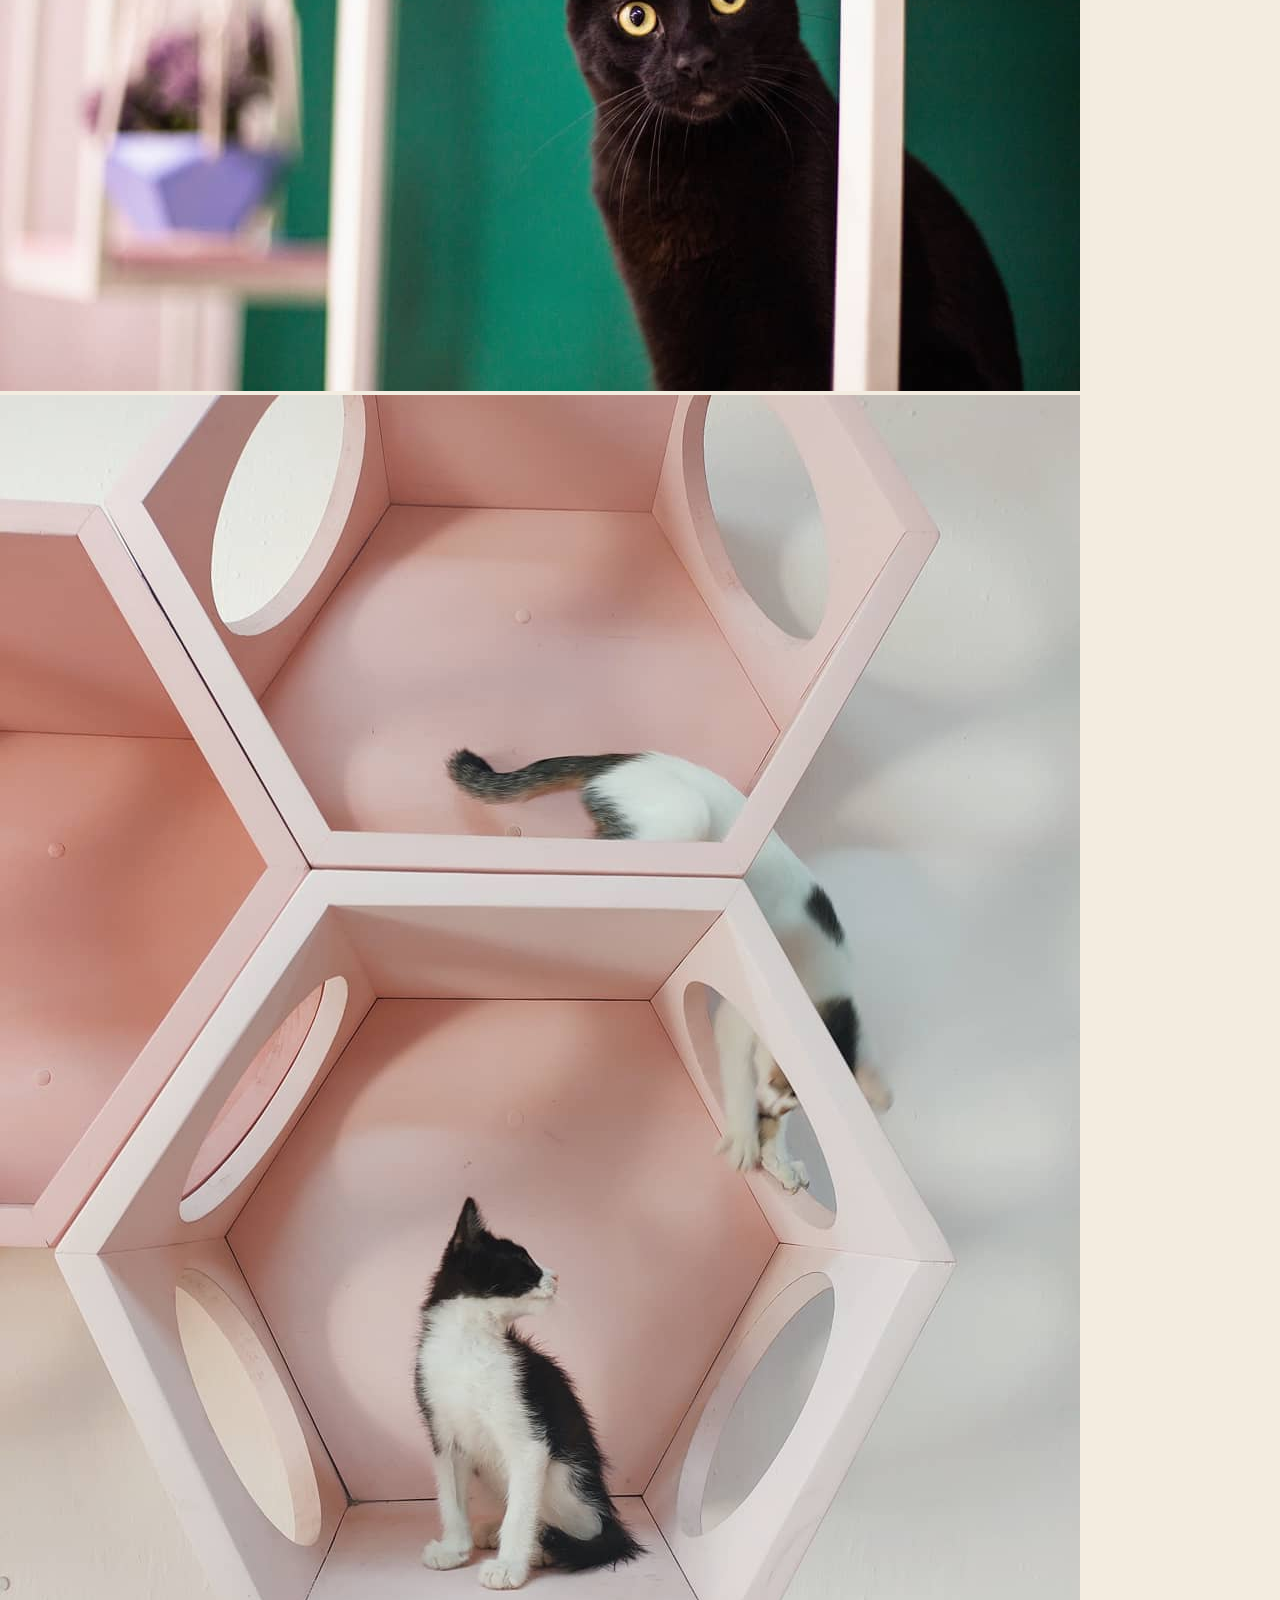
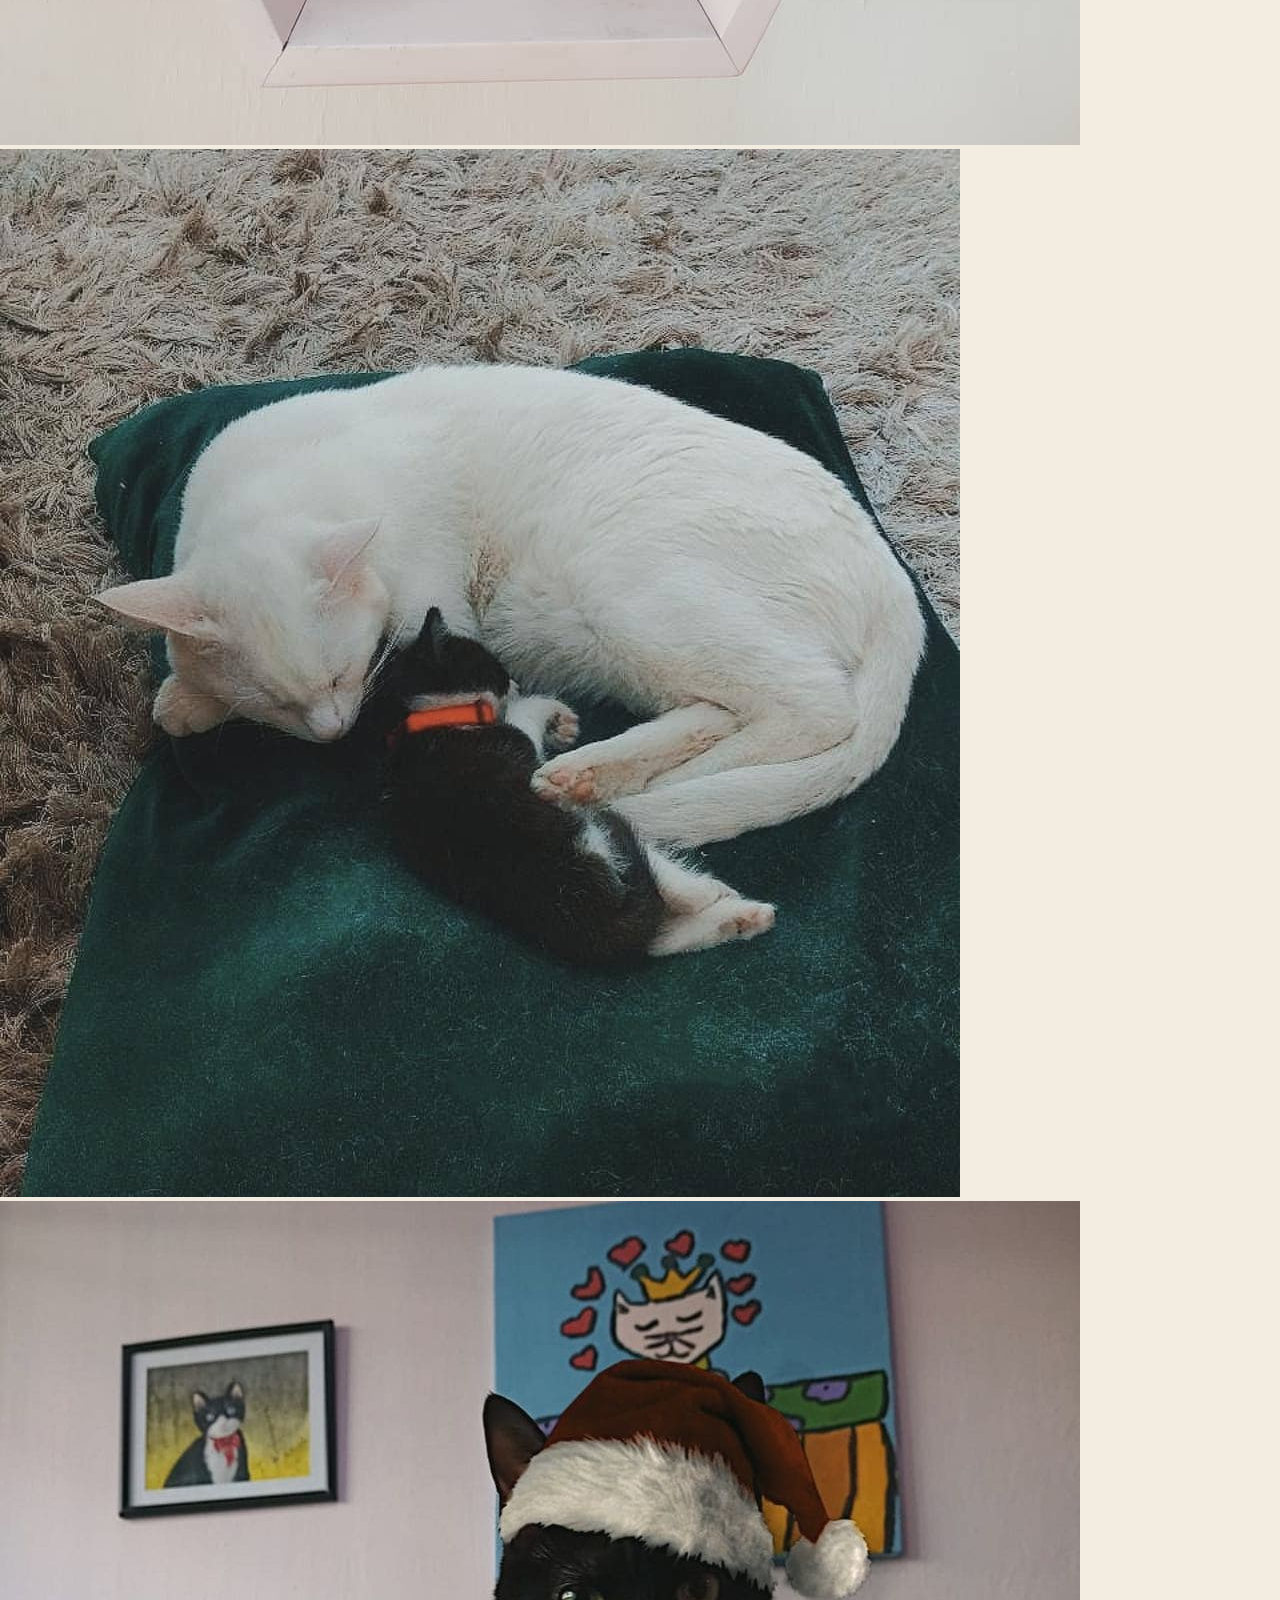
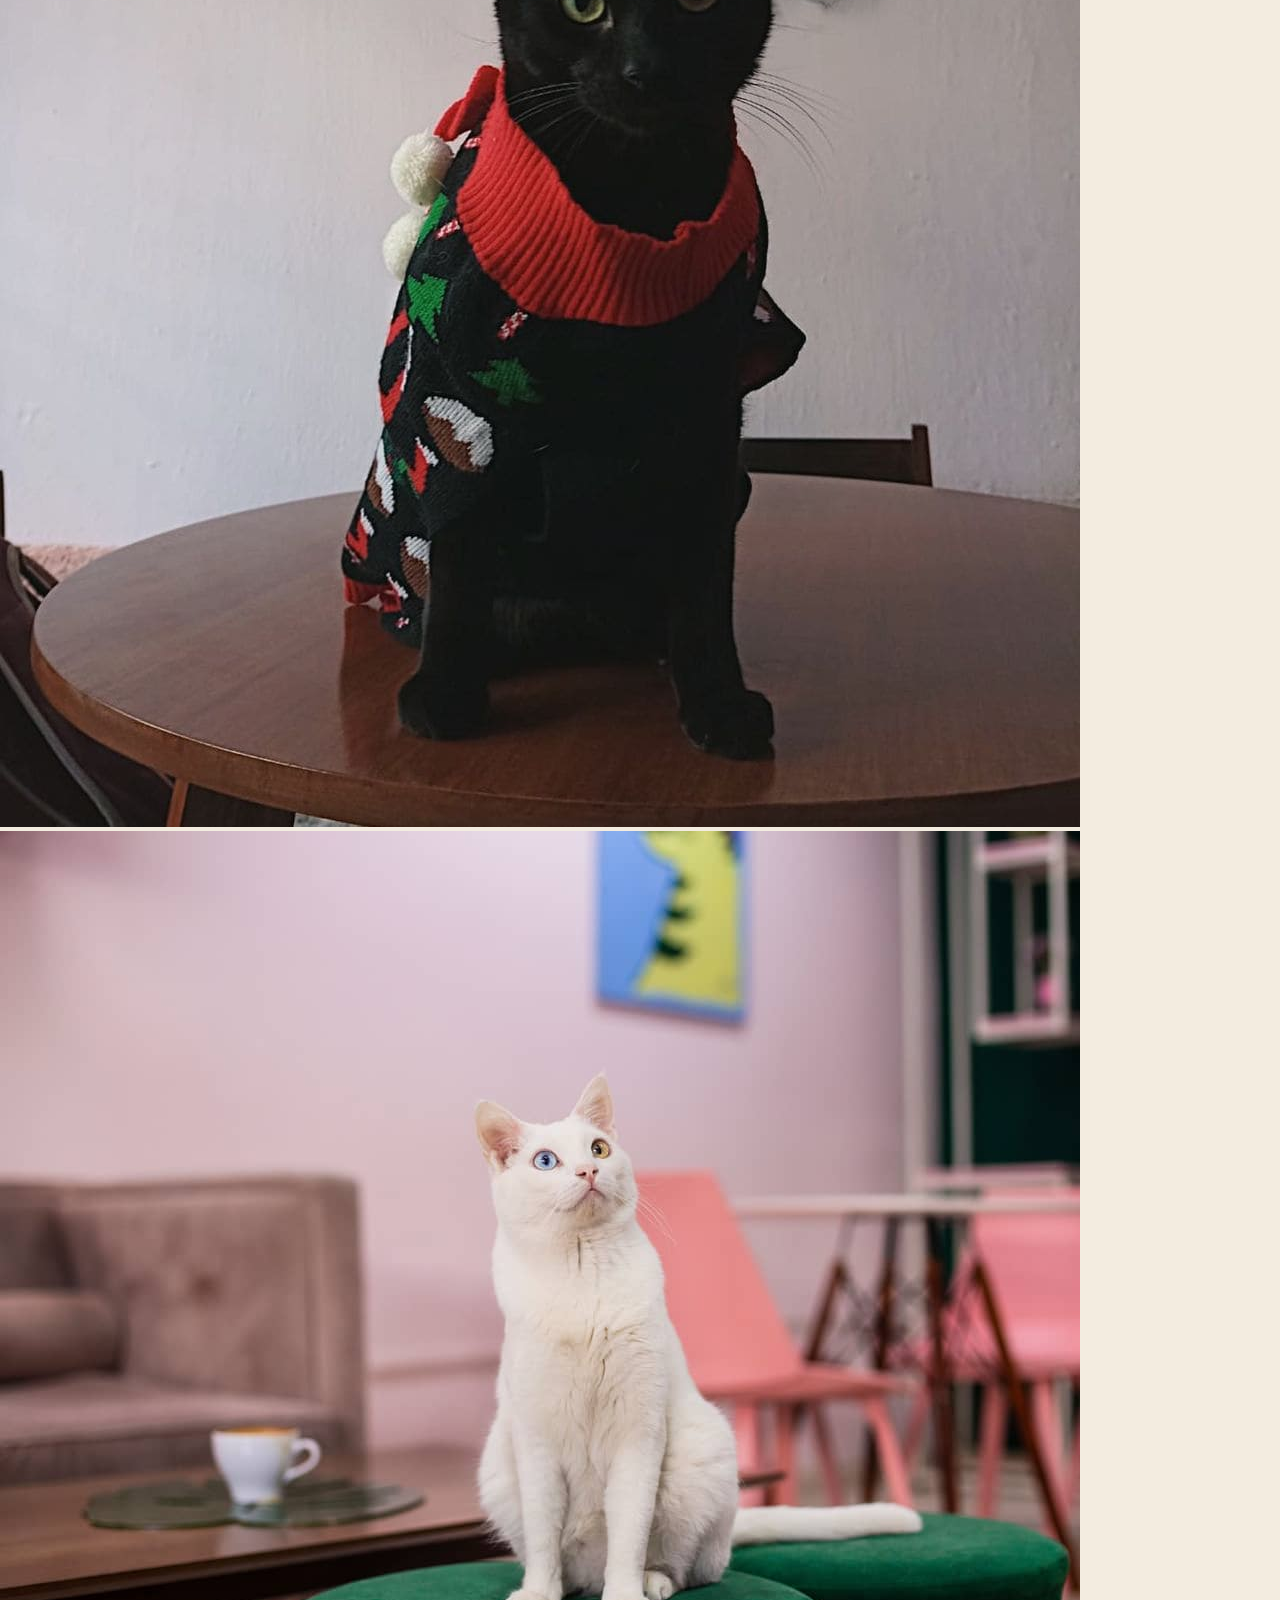
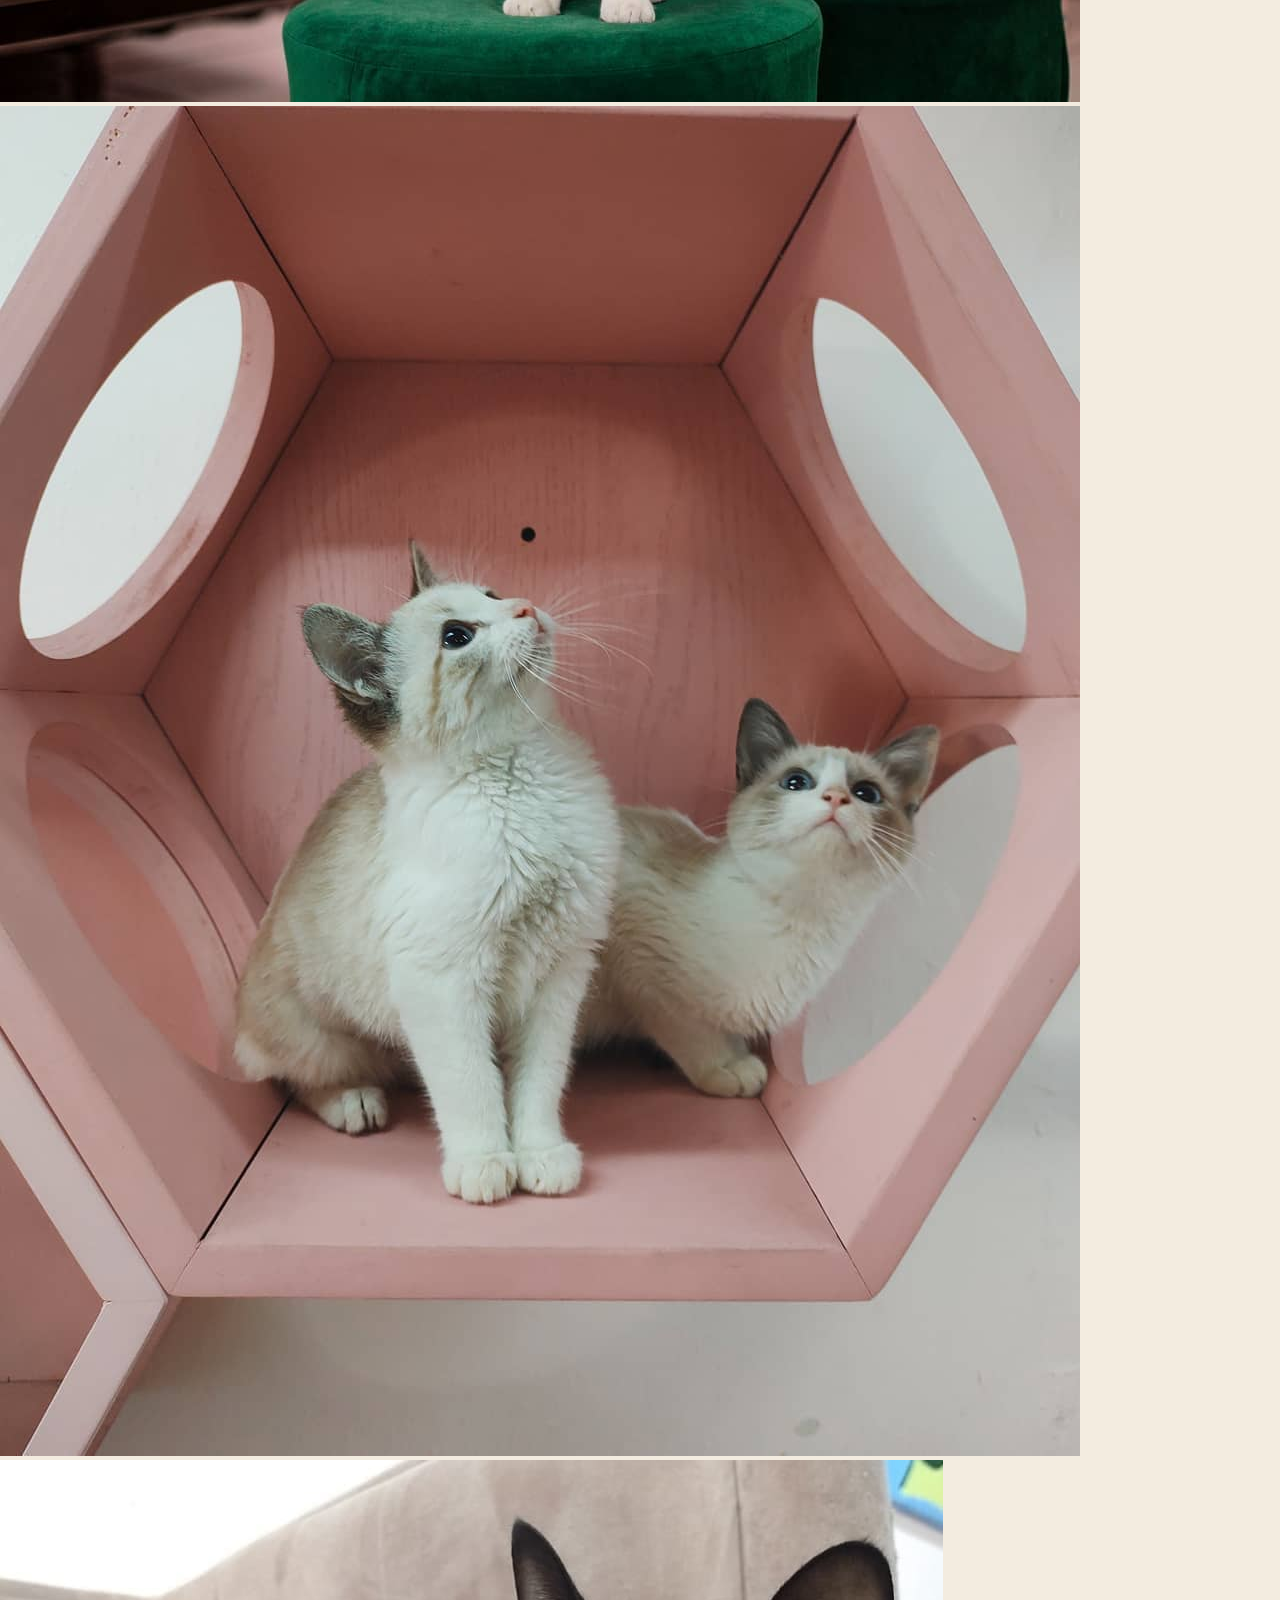
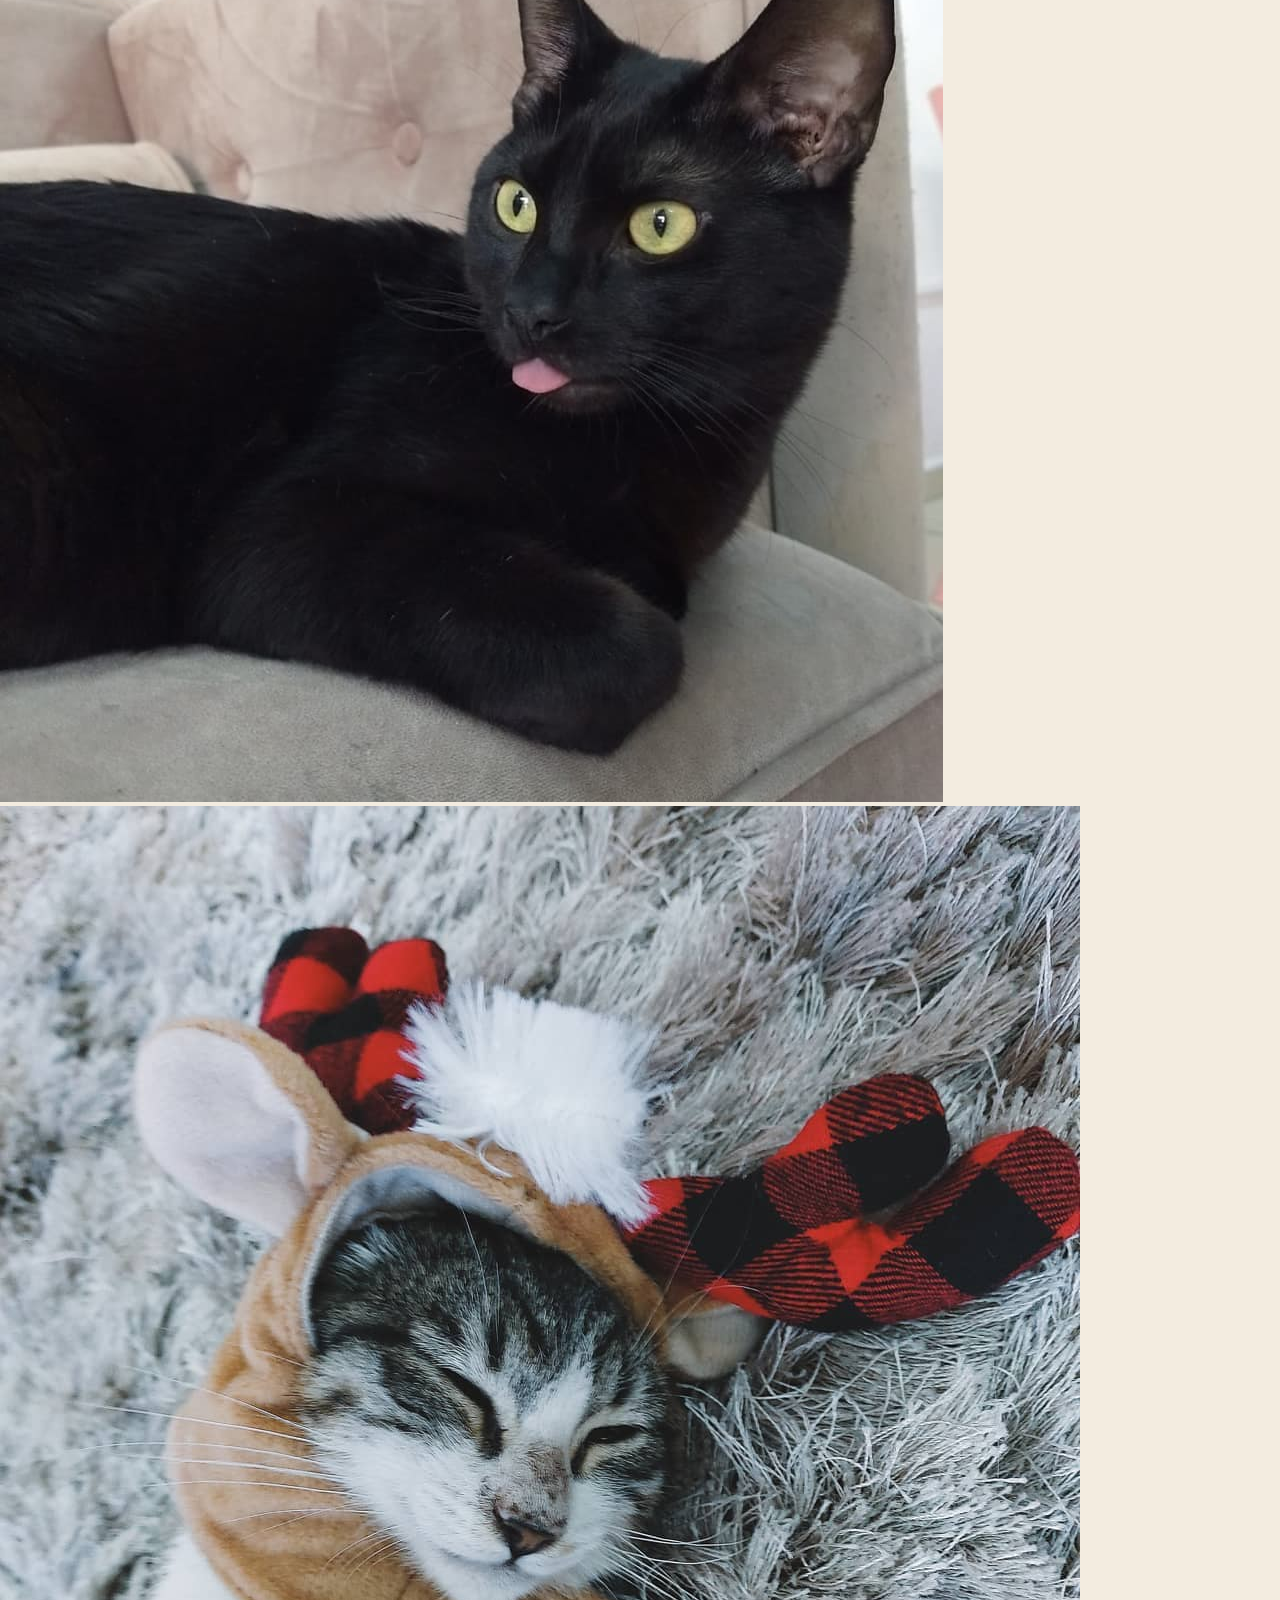
<file: pages/galeria.html>
<!DOCTYPE html>
<html lang="en">
  <head>
    <meta charset="UTF-8" />
    <meta http-equiv="X-UA-Compatible" content="IE=edge" />
    <meta name="viewport" content="width=device-width, initial-scale=1.0" />
    <title>Michi Café - Galería</title>
    <meta
      name="description"
      content="Capturamos los mejores momentos en MichiCafé, disfrutá y reviví los momentos de la galería de fotos"
    />
    <meta
      name="keywords"
      content="Cat Cafe, Neko Cafe, Cafeteria, Buenos Aires, Cafe de Gatos, Gato Cafe, Michi Cafe, Michi, Fotos de gatos, Galeria MichiCafe"
    />
    <link rel="stylesheet" href="../scss/main.css" />
    <link
      href="https://cdn.jsdelivr.net/npm/bootstrap@5.2.0-beta1/dist/css/bootstrap.min.css"
      rel="stylesheet"
      integrity="sha384-0evHe/X+R7YkIZDRvuzKMRqM+OrBnVFBL6DOitfPri4tjfHxaWutUpFmBp4vmVor"
      crossorigin="anonymous"
    />
    <link
      rel="stylesheet"
      href="https://cdn.jsdelivr.net/npm/bootstrap-icons@1.8.3/font/bootstrap-icons.css"
    />
  </head>
  <body>
    <header>
      <!-- Navbar  -->

      <nav class="navbar fixed-top navbar-expand-lg navbar-dark p-md-3">
        <div class="container-fluid">
          <a class="navbar-brand" href="../index.html">
            <img class="logo" src="../img/logo.png" alt="MichiCafe Logo" />
          </a>
          <button
            class="navbar-toggler"
            type="button"
            data-bs-toggle="collapse"
            data-bs-target="#navbarNav"
            aria-controls="navbarNav"
            aria-expanded="false"
            aria-label="Toggle navigation"
          >
            <span class="navbar-toggler-icon"></span>
          </button>

          <div class="collapse navbar-collapse text-center" id="navbarNav">
            <div class="mx-auto"></div>
            <ul class="navbar-nav">
              <li class="nav-item">
                <a class="nav-link" href="../index.html">
                  <button class="custom-btn"><span>HOME</span></button>
                </a>
              </li>
              <li class="nav-item">
                <a class="nav-link" href="../pages/carta.html">
                  <button class="custom-btn"><span>CARTA</span></button>
                </a>
              </li>
              <li class="nav-item">
                <a class="nav-link" href="../pages/galeria.html">
                  <button class="custom-btn"><span>GALERÍA</span></button>
                </a>
              </li>
              <li class="nav-item">
                <a class="nav-link" href="../pages/nuestrosmichis.html">
                  <button class="custom-btn">
                    <span>MICHIS</span>
                  </button>
                </a>
              </li>
              <li class="nav-item">
                <a class="nav-link" href="../pages/contacto.html">
                  <button class="custom-btn">
                    <span> CONTACTO</span>
                  </button>
                </a>
              </li>
            </ul>
          </div>
        </div>
      </nav>
    </header>

    
    <!-- BANNER GALERIA  -->
    <main id="gallery">
      <div class="container-fluid banner-galeria">
        <h1 class="text-galeria">
          LOS MEJORES MOMENTOS<br />
          SE CAPTURAN
        </h1>
      </div>

      <div class="gifgaleria container-fluid pt-3 pb-1 text-center">
        <p class="texto-gif p-5 mx-auto">
          ¿Ya capturaste tu MichiMomento? <br />
          Etiquetanos en las redes y formá parte de nuestra galería de imágenes
        </p>
      </div>

      
    <!-- GALERIA IMAGENES -->

      <section>
        <div id="galeria" class="row p-5">
          <div class="col-lg-2 col-sm-6 col-md-4">
            <a href="#!" data-bs-toggle="modal" data-bs-target="#modalImage1"
              ><img
                class="rounded p-2 w-100"
                src="../img/galeria-1.jpg"
                alt="michicafe fotos"
            /></a>
            <a href="#!" data-bs-toggle="modal" data-bs-target="#modalImage2"
              ><img
                class="rounded p-2 w-100"
                src="../img/galeria-2.jpg"
                alt="michicafe fotos"
            /></a>
            <a href="#!" data-bs-toggle="modal" data-bs-target="#modalImage3"
              ><img
                class="rounded p-2 w-100"
                src="../img/galeria-3.jpg"
                alt="michicafe fotos"
            /></a>
            <a href="#!" data-bs-toggle="modal" data-bs-target="#modalImage4"
              ><img
                class="rounded p-2 w-100"
                src="../img/galeria-4.jpg"
                alt="michicafe fotos"
            /></a>
            <a href="#!" data-bs-toggle="modal" data-bs-target="#modalImage29"
              ><img
                class="rounded p-2 w-100"
                src="../img/galeria-29.jpg"
                alt="michicafe fotos"
            /></a>
          </div>
          <div class="col-lg-2 col-sm-6 col-md-4 mb-4">
            <a href="#!" data-bs-toggle="modal" data-bs-target="#modalImage6"
              ><img
                class="rounded p-2 w-100"
                src="../img/galeria-6.jpg"
                alt="michicafe fotos"
            /></a>
            <a href="#!" data-bs-toggle="modal" data-bs-target="#modalImage7"
              ><img
                class="rounded p-2 w-100"
                src="../img/galeria-7.jpg"
                alt="michicafe fotos"
            /></a>
            <a href="#!" data-bs-toggle="modal" data-bs-target="#modalImage8"
              ><img
                class="rounded p-2 w-100"
                src="../img/galeria-8.jpg"
                alt="michicafe fotos"
            /></a>
            <a href="#!" data-bs-toggle="modal" data-bs-target="#modalImage9"
              ><img
                class="rounded p-2 w-100"
                src="../img/galeria-9.jpg"
                alt="michicafe fotos"
            /></a>
            <a href="#!" data-bs-toggle="modal" data-bs-target="#modalImage10"
              ><img
                class="rounded p-2 w-100"
                src="../img/galeria-10.jpg"
                alt="michicafe fotos"
            /></a>
          </div>
          <div class="col-lg-2 col-sm-6 col-md-4">
            <a href="#!" data-bs-toggle="modal" data-bs-target="#modalImage18"
              ><img
                class="rounded p-2 w-100"
                src="../img/galeria-18.jpg"
                alt="michicafe fotos"
            /></a>
            <a href="#!" data-bs-toggle="modal" data-bs-target="#modalImage12"
              ><img
                class="rounded p-2 w-100"
                src="../img/galeria-12.jpg"
                alt="michicafe fotos"
            /></a>
            <a href="#!" data-bs-toggle="modal" data-bs-target="#modalImage13"
              ><img
                class="rounded p-2 w-100"
                src="../img/galeria-13.jpg"
                alt="michicafe fotos"
            /></a>
            <a href="#!" data-bs-toggle="modal" data-bs-target="#modalImage14"
              ><img
                class="rounded p-2 w-100"
                src="../img/galeria-14.jpg"
                alt="michicafe fotos"
            /></a>
            <a href="#!" data-bs-toggle="modal" data-bs-target="#modalImage30"
              ><img
                class="rounded p-2 w-100"
                src="../img/galeria-30.jpg"
                alt="michicafe fotos"
            /></a>
          </div>
          <div class="col-lg-2 col-sm-6 col-md-4">
            <a href="#!" data-bs-toggle="modal" data-bs-target="#modalImage16"
              ><img
                class="rounded p-2 w-100"
                src="../img/galeria-16.jpg"
                alt="michicafe fotos"
            /></a>
            <a href="#!" data-bs-toggle="modal" data-bs-target="#modalImage17"
              ><img
                class="rounded p-2 w-100"
                src="../img/galeria-17.jpg"
                alt="michicafe fotos"
            /></a>
            <a href="#!" data-bs-toggle="modal" data-bs-target="#modalImage11"
              ><img
                class="rounded p-2 w-100"
                src="../img/galeria-11.jpg"
                alt="michicafe fotos"
            /></a>
            <a href="#!" data-bs-toggle="modal" data-bs-target="#modalImage19"
              ><img
                class="rounded p-2 w-100"
                src="../img/galeria-19.jpg"
                alt="michicafe fotos"
            /></a>
            <a href="#!" data-bs-toggle="modal" data-bs-target="#modalImage20"
              ><img
                class="rounded p-2 w-100"
                src="../img/galeria-20.jpg"
                alt="michicafe fotos"
            /></a>
          </div>
          <div class="col-lg-2 col-sm-6 col-md-4">
            <a href="#!" data-bs-toggle="modal" data-bs-target="#modalImage21"
              ><img
                class="rounded p-2 w-100"
                src="../img/galeria-21.jpg"
                alt="michicafe fotos"
            /></a>
            <a href="#!" data-bs-toggle="modal" data-bs-target="#modalImage22"
              ><img
                class="rounded p-2 w-100"
                src="../img/galeria-22.jpg"
                alt="michicafe fotos"
            /></a>
            <a href="#!" data-bs-toggle="modal" data-bs-target="#modalImage23"
              ><img
                class="rounded p-2 w-100"
                src="../img/galeria-23.jpg"
                alt="michicafe fotos"
            /></a>
            <a href="#!" data-bs-toggle="modal" data-bs-target="#modalImage24"
              ><img
                class="rounded p-2 w-100"
                src="../img/galeria-24.jpg"
                alt="michicafe fotos"
            /></a>
            <a href="#!" data-bs-toggle="modal" data-bs-target="#modalImage25"
              ><img
                class="rounded p-2 w-100"
                src="../img/galeria-25.jpg"
                alt="michicafe fotos"
            /></a>
          </div>
          <div class="col-lg-2 col-sm-6 col-md-4">
            <a href="#!" data-bs-toggle="modal" data-bs-target="#modalImage26"
              ><img
                class="rounded p-2 w-100"
                src="../img/galeria-26.jpg"
                alt="michicafe fotos"
            /></a>
            <a href="#!" data-bs-toggle="modal" data-bs-target="#modalImage27"
              ><img
                class="rounded p-2 w-100"
                src="../img/galeria-27.jpg"
                alt="michicafe fotos"
            /></a>
            <a href="#!" data-bs-toggle="modal" data-bs-target="#modalImage28"
              ><img
                class="rounded p-2 w-100"
                src="../img/galeria-28.jpg"
                alt="michicafe fotos"
            /></a>
            <a href="#!" data-bs-toggle="modal" data-bs-target="#modalImage5"
              ><img
                class="rounded p-2 w-100"
                src="../img/galeria-5.jpg"
                alt="michicafe fotos"
            /></a>
            <a href="#!" data-bs-toggle="modal" data-bs-target="#modalImage15"
              ><img
                class="rounded p-2 w-100"
                src="../img/galeria-15.jpg"
                alt="michicafe fotos"
            /></a>
          </div>
        </div>
        <!-- Modal Gallery -->
        <!-- Image 1 -->
        <div
          tabindex="-1"
          aria-labelledby="modalImage1"
          aria-hidden="true"
          class="modal fade"
          id="modalImage1"
        >
          <div class="modal-dialog modal-lg modal-dialog-centered">
            <div class="modal-content">
              <img src="../img/galeria-1.jpg" alt="michicafe fotos" />
            </div>
          </div>
        </div>
        <!-- Image 2 -->
        <div
          tabindex="-1"
          aria-labelledby="modalImage2"
          aria-hidden="true"
          class="modal fade"
          id="modalImage2"
        >
          <div class="modal-dialog modal-lg modal-dialog-centered">
            <div class="modal-content">
              <img src="../img/galeria-2.jpg" alt="michicafe fotos" />
            </div>
          </div>
        </div>
        <!-- Image 3 -->
        <div
          tabindex="-1"
          aria-labelledby="modalImage3"
          aria-hidden="true"
          class="modal fade"
          id="modalImage3"
        >
          <div class="modal-dialog modal-lg modal-dialog-centered">
            <div class="modal-content">
              <img src="../img/galeria-3.jpg" alt="michicafe fotos" />
            </div>
          </div>
        </div>
        <!-- Image 4 -->
        <div
          tabindex="-1"
          aria-labelledby="modalImage4"
          aria-hidden="true"
          class="modal fade"
          id="modalImage4"
        >
          <div class="modal-dialog modal-lg modal-dialog-centered">
            <div class="modal-content">
              <img src="../img/galeria-4.jpg" alt="michicafe fotos" />
            </div>
          </div>
        </div>
        <!-- Image 5 -->
        <div
          tabindex="-1"
          aria-labelledby="modalImage5"
          aria-hidden="true"
          class="modal fade"
          id="modalImage5"
        >
          <div class="modal-dialog modal-lg modal-dialog-centered">
            <div class="modal-content">
              <img src="../img/galeria-5.jpg" alt="michicafe fotos" />
            </div>
          </div>
        </div>
        <!-- Image 6 -->
        <div
          tabindex="-1"
          aria-labelledby="modalImage6"
          aria-hidden="true"
          class="modal fade"
          id="modalImage6"
        >
          <div class="modal-dialog modal-lg modal-dialog-centered">
            <div class="modal-content">
              <img src="../img/galeria-6.jpg" alt="michicafe fotos" />
            </div>
          </div>
        </div>
        <!-- Image 7 -->
        <div
          tabindex="-1"
          aria-labelledby="modalImage7"
          aria-hidden="true"
          class="modal fade"
          id="modalImage7"
        >
          <div class="modal-dialog modal-lg modal-dialog-centered">
            <div class="modal-content">
              <img src="../img/galeria-7.jpg" alt="michicafe fotos" />
            </div>
          </div>
        </div>
        <!-- Image 8 -->
        <div
          tabindex="-1"
          aria-labelledby="modalImage8"
          aria-hidden="true"
          class="modal fade"
          id="modalImage8"
        >
          <div class="modal-dialog modal-lg modal-dialog-centered">
            <div class="modal-content">
              <img src="../img/galeria-8.jpg" alt="michicafe fotos" />
            </div>
          </div>
        </div>
        <!-- Image 9 -->
        <div
          tabindex="-1"
          aria-labelledby="modalImage9"
          aria-hidden="true"
          class="modal fade"
          id="modalImage9"
        >
          <div class="modal-dialog modal-lg modal-dialog-centered">
            <div class="modal-content">
              <img src="../img/galeria-9.jpg" alt="michicafe fotos" />
            </div>
          </div>
        </div>
        <!-- Image 10 -->
        <div
          tabindex="-1"
          aria-labelledby="modalImage10"
          aria-hidden="true"
          class="modal fade"
          id="modalImage10"
        >
          <div class="modal-dialog modal-lg modal-dialog-centered">
            <div class="modal-content">
              <img src="../img/galeria-10.jpg" alt="michicafe fotos" />
            </div>
          </div>
        </div>
        <!-- Image 11 -->
        <div
          tabindex="-1"
          aria-labelledby="modalImage11"
          aria-hidden="true"
          class="modal fade"
          id="modalImage11"
        >
          <div class="modal-dialog modal-lg modal-dialog-centered">
            <div class="modal-content">
              <img src="../img/galeria-11.jpg" alt="michicafe fotos" />
            </div>
          </div>
        </div>
        <!-- Image 12 -->
        <div
          tabindex="-1"
          aria-labelledby="modalImage12"
          aria-hidden="true"
          class="modal fade"
          id="modalImage12"
        >
          <div class="modal-dialog modal-lg modal-dialog-centered">
            <div class="modal-content">
              <img src="../img/galeria-12.jpg" alt="michicafe fotos" />
            </div>
          </div>
        </div>
        <!-- Image 13 -->
        <div
          tabindex="-1"
          aria-labelledby="modalImage13"
          aria-hidden="true"
          class="modal fade"
          id="modalImage13"
        >
          <div class="modal-dialog modal-lg modal-dialog-centered">
            <div class="modal-content">
              <img src="../img/galeria-13.jpg" alt="michicafe fotos" />
            </div>
          </div>
        </div>
        <!-- Image 14 -->
        <div
          tabindex="-1"
          aria-labelledby="modalImage14"
          aria-hidden="true"
          class="modal fade"
          id="modalImage14"
        >
          <div class="modal-dialog modal-lg modal-dialog-centered">
            <div class="modal-content">
              <img src="../img/galeria-14.jpg" alt="michicafe fotos" />
            </div>
          </div>
        </div>
        <!-- Image 15 -->
        <div
          tabindex="-1"
          aria-labelledby="modalImage15"
          aria-hidden="true"
          class="modal fade"
          id="modalImage15"
        >
          <div class="modal-dialog modal-lg modal-dialog-centered">
            <div class="modal-content">
              <img src="../img/galeria-15.jpg" alt="michicafe fotos" />
            </div>
          </div>
        </div>
        <!-- Image 16 -->
        <div
          tabindex="-1"
          aria-labelledby="modalImage16"
          aria-hidden="true"
          class="modal fade"
          id="modalImage16"
        >
          <div class="modal-dialog modal-lg modal-dialog-centered">
            <div class="modal-content">
              <img src="../img/galeria-16.jpg" alt="michicafe fotos" />
            </div>
          </div>
        </div>

        <!-- Image 17 -->
        <div
          tabindex="-1"
          aria-labelledby="modalImage17"
          aria-hidden="true"
          class="modal fade"
          id="modalImage17"
        >
          <div class="modal-dialog modal-lg modal-dialog-centered">
            <div class="modal-content">
              <img src="../img/galeria-17.jpg" alt="michicafe fotos" />
            </div>
          </div>
        </div>
        <!-- Image 18 -->
        <div
          tabindex="-1"
          aria-labelledby="modalImage18"
          aria-hidden="true"
          class="modal fade"
          id="modalImage18"
        >
          <div class="modal-dialog modal-lg modal-dialog-centered">
            <div class="modal-content">
              <img src="../img/galeria-18.jpg" alt="michicafe fotos" />
            </div>
          </div>
        </div>
        <!-- Image 19 -->
        <div
          tabindex="-1"
          aria-labelledby="modalImage19"
          aria-hidden="true"
          class="modal fade"
          id="modalImage19"
        >
          <div class="modal-dialog modal-lg modal-dialog-centered">
            <div class="modal-content">
              <img src="../img/galeria-19.jpg" alt="michicafe fotos" />
            </div>
          </div>
        </div>
        <!-- Image 20 -->
        <div
          tabindex="-1"
          aria-labelledby="modalImage20"
          aria-hidden="true"
          class="modal fade"
          id="modalImage20"
        >
          <div class="modal-dialog modal-lg modal-dialog-centered">
            <div class="modal-content">
              <img src="../img/galeria-20.jpg" alt="michicafe fotos" />
            </div>
          </div>
        </div>
        <!-- Image 21 -->
        <div
          tabindex="-1"
          aria-labelledby="modalImage21"
          aria-hidden="true"
          class="modal fade"
          id="modalImage21"
        >
          <div class="modal-dialog modal-lg modal-dialog-centered">
            <div class="modal-content">
              <img src="../img/galeria-21.jpg" alt="michicafe fotos" />
            </div>
          </div>
        </div>
        <!-- Image 22 -->
        <div
          tabindex="-1"
          aria-labelledby="modalImage22"
          aria-hidden="true"
          class="modal fade"
          id="modalImage22"
        >
          <div class="modal-dialog modal-lg modal-dialog-centered">
            <div class="modal-content">
              <img src="../img/galeria-22.jpg" alt="michicafe fotos" />
            </div>
          </div>
        </div>
        <!-- Image 23 -->
        <div
          tabindex="-1"
          aria-labelledby="modalImage23"
          aria-hidden="true"
          class="modal fade"
          id="modalImage23"
        >
          <div class="modal-dialog modal-lg modal-dialog-centered">
            <div class="modal-content">
              <img src="../img/galeria-23.jpg" alt="michicafe fotos" />
            </div>
          </div>
        </div>
        <!-- Image 24 -->
        <div
          tabindex="-1"
          aria-labelledby="modalImage24"
          aria-hidden="true"
          class="modal fade"
          id="modalImage24"
        >
          <div class="modal-dialog modal-lg modal-dialog-centered">
            <div class="modal-content">
              <img src="../img/galeria-24.jpg" alt="michicafe fotos" />
            </div>
          </div>
        </div>
        <!-- Image 25 -->
        <div
          tabindex="-1"
          aria-labelledby="modalImage25"
          aria-hidden="true"
          class="modal fade"
          id="modalImage25"
        >
          <div class="modal-dialog modal-lg modal-dialog-centered">
            <div class="modal-content">
              <img src="../img/galeria-25.jpg" alt="michicafe fotos" />
            </div>
          </div>
        </div>
        <!-- Image 26 -->
        <div
          tabindex="-1"
          aria-labelledby="modalImage26"
          aria-hidden="true"
          class="modal fade"
          id="modalImage26"
        >
          <div class="modal-dialog modal-lg modal-dialog-centered">
            <div class="modal-content">
              <img src="../img/galeria-26.jpg" alt="michicafe fotos" />
            </div>
          </div>
        </div>
        <!-- Image 27 -->
        <div
          tabindex="-1"
          aria-labelledby="modalImage27"
          aria-hidden="true"
          class="modal fade"
          id="modalImage27"
        >
          <div class="modal-dialog modal-lg modal-dialog-centered">
            <div class="modal-content">
              <img src="../img/galeria-27.jpg" alt="michicafe fotos" />
            </div>
          </div>
        </div>
        <!-- Image 28 -->
        <div
          tabindex="-1"
          aria-labelledby="modalImage28"
          aria-hidden="true"
          class="modal fade"
          id="modalImage28"
        >
          <div class="modal-dialog modal-lg modal-dialog-centered">
            <div class="modal-content">
              <img src="../img/galeria-28.jpg" alt="michicafe fotos" />
            </div>
          </div>
        </div>
        <!-- Image 29 -->
        <div
          tabindex="-1"
          aria-labelledby="modalImage29"
          aria-hidden="true"
          class="modal fade"
          id="modalImage29"
        >
          <div class="modal-dialog modal-lg modal-dialog-centered">
            <div class="modal-content">
              <img src="../img/galeria-29.jpg" alt="michicafe fotos" />
            </div>
          </div>
        </div>
        <!-- Image 30 -->
        <div
          tabindex="-1"
          aria-labelledby="modalImage30"
          aria-hidden="true"
          class="modal fade"
          id="modalImage30"
        >
          <div class="modal-dialog modal-lg modal-dialog-centered">
            <div class="modal-content">
              <img src="../img/galeria-30.jpg" alt="michicafe fotos" />
            </div>
          </div>
        </div>
      </section>
    </main>

    <!-- FOOTER -->
    <footer>
      <div id="footer" class="container-fluid text-center pt-3 pb-1">
        <div class="row">
          <div class="col-md-4 col-sm-12 p-3">
            <p>¡SEGUINOS EN LAS REDES!</p>
            <a href="https://instagram.com"><i class="bi bi-instagram"></i></a>

            <a href="https://facebook.com"><i class="bi bi-facebook"></i></a>

            <a href="https://twitter.com"><i class="bi bi-twitter"></i></a>
          </div>
          <div class="col-md-4 col-sm-12 p-3">
            <p>SUCURSALES</p>
            <p>Maschwitz • Tigre • Olivos • Palermo</p>
          </div>

          <div class="col-md-4 col-sm-12 p-3">
            <p>CONTACTO</p>
            <p>(+54) 11-64606401</p>
            <p>miau@michicafe.com.ar</p>
          </div>
        </div>
        <div class="row">
          <div class="col-12 border-top p-2">
            <p>&copy Macarena Berges 2022</p>
          </div>
        </div>
      </div>
    </footer>

    <script
      src="https://cdn.jsdelivr.net/npm/bootstrap@5.2.0-beta1/dist/js/bootstrap.bundle.min.js"
      integrity="sha384-pprn3073KE6tl6bjs2QrFaJGz5/SUsLqktiwsUTF55Jfv3qYSDhgCecCxMW52nD2"
      crossorigin="anonymous"
    ></script>
    <script type="text/javascript">
      var nav = document.querySelector("nav");

      window.addEventListener("scroll", function () {
        if (window.pageYOffset > 100) {
          nav.classList.add("bg-dark", "shadow");
        } else {
          nav.classList.remove("bg-dark", "shadow");
        }
      });
    </script>
  </body>
</html>
</file>
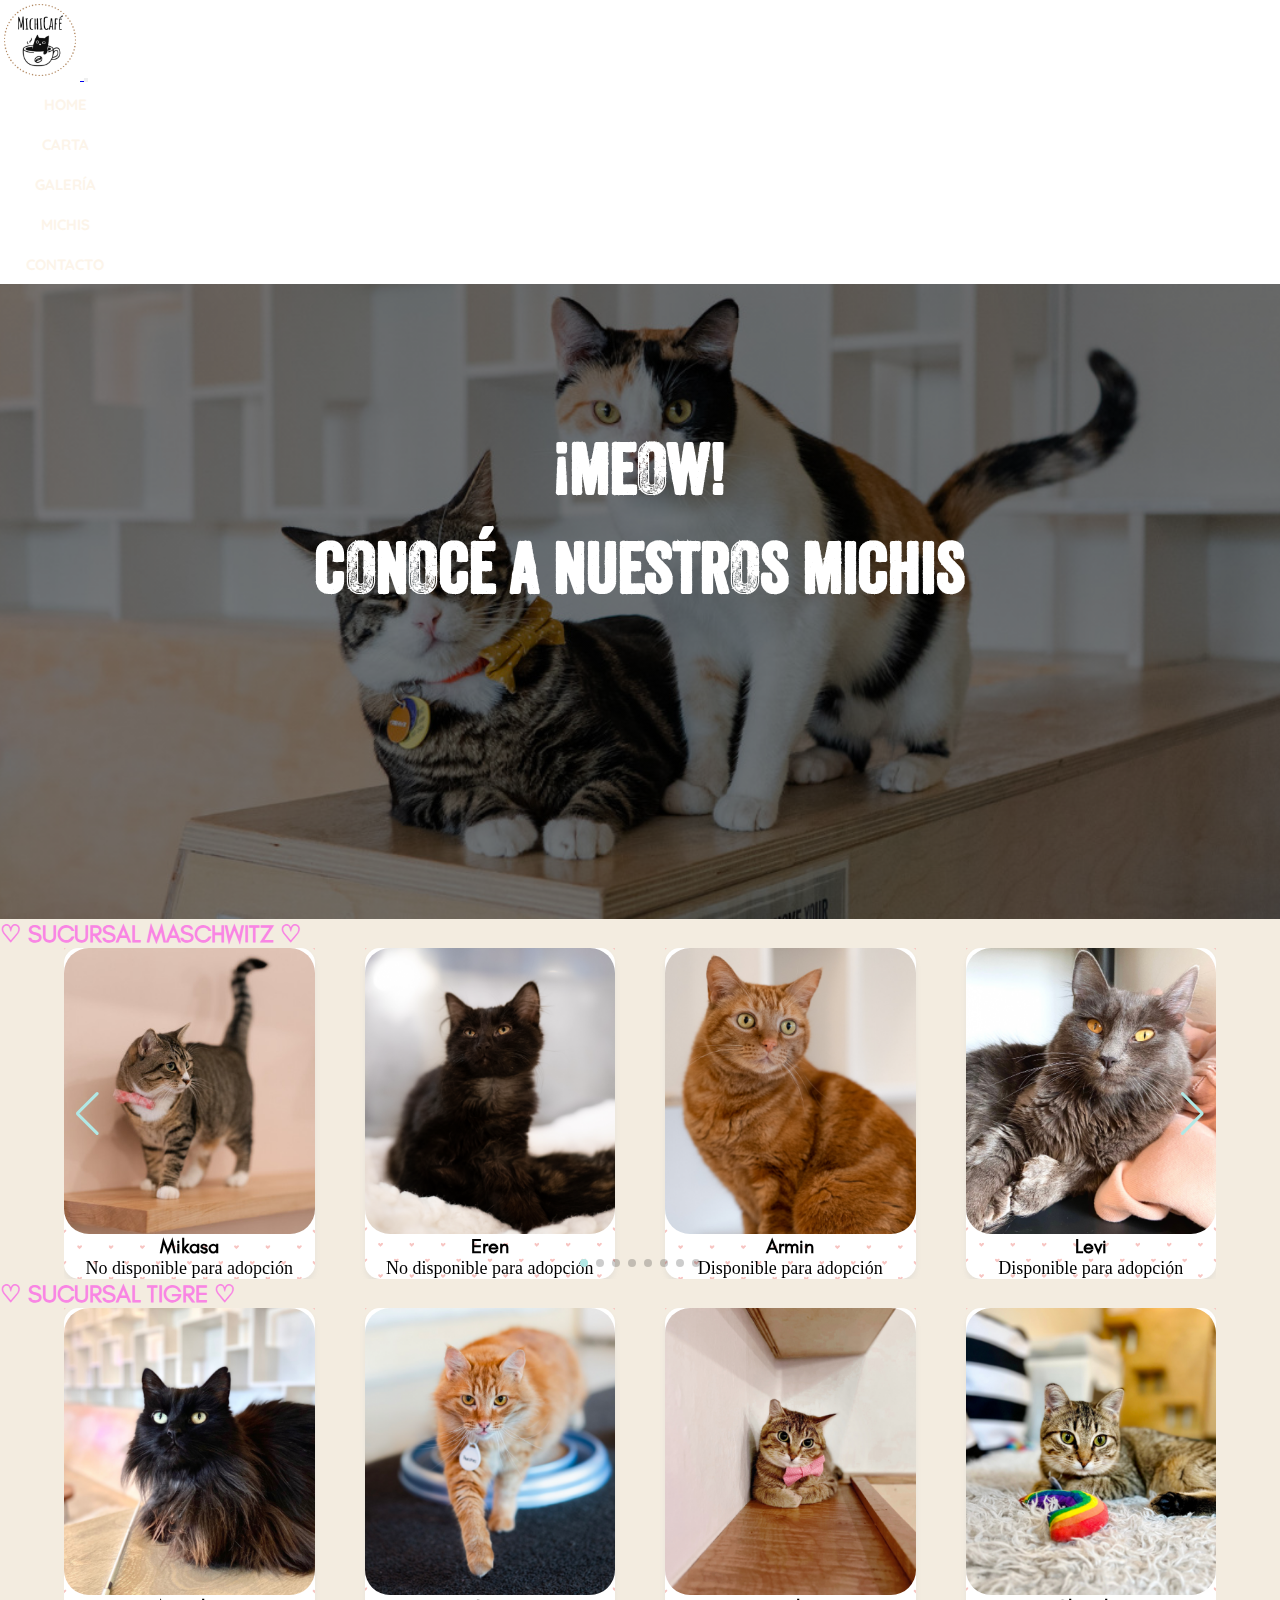
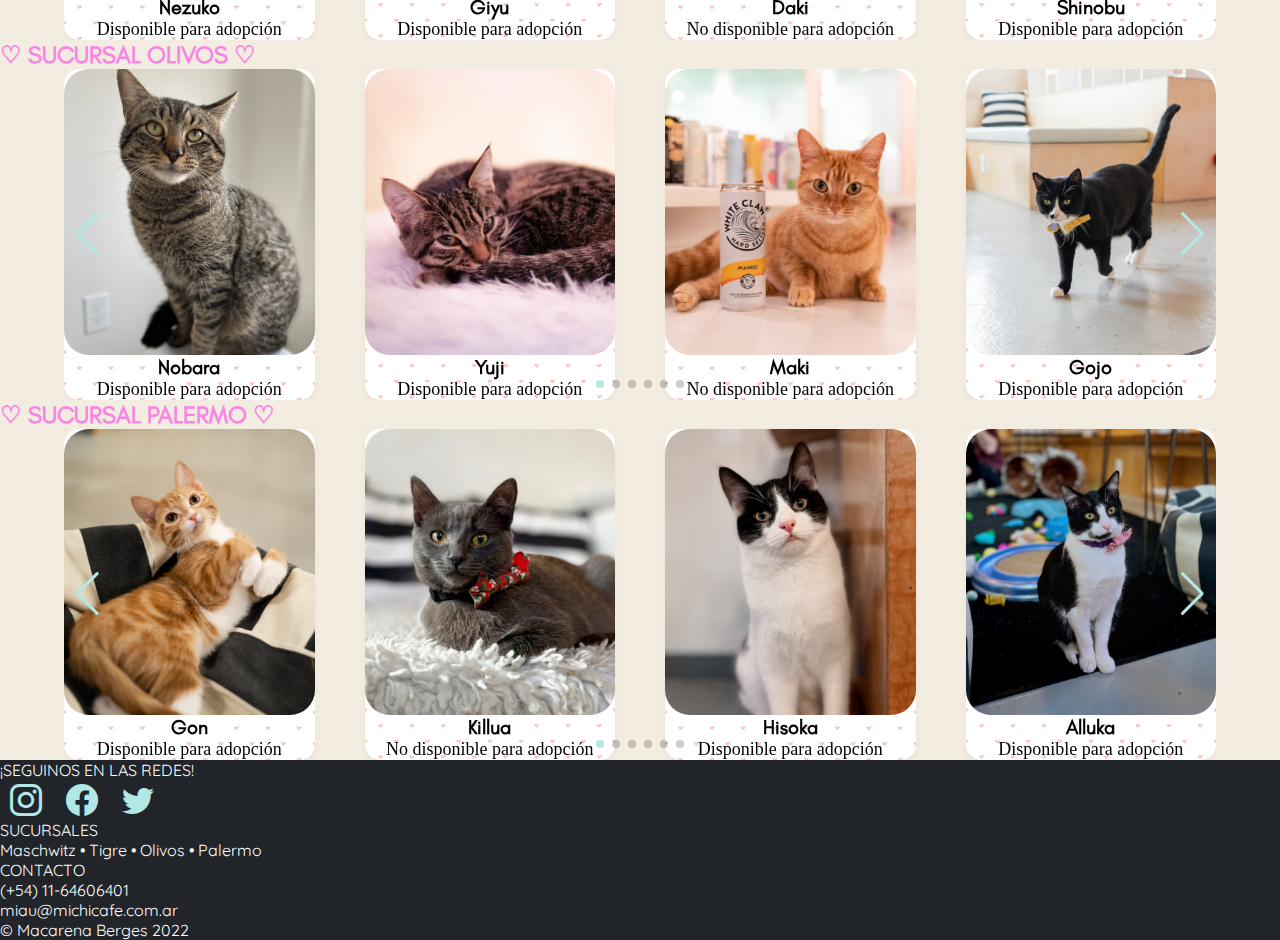
<file: pages/nuestrosmichis.html>
<!DOCTYPE html>
<html lang="en">
  <head>
    <meta charset="UTF-8" />
    <meta http-equiv="X-UA-Compatible" content="IE=edge" />
    <meta name="viewport" content="width=device-width, initial-scale=1.0" />
    <title>Michi Café - Anfitriones</title>
    <meta
      name="description"
      content="Conocé a los anfitriones de todas las sucursales, algunos disponibles para adopción responsable!"
    />
    <meta
      name="keywords"
      content="Cat Cafe, Neko Cafe, Cafeteria, Buenos Aires, Cafe de Gatos, Gato Cafe, Michi Cafe, Michi, Adopcion gatos, Anfitriones michi cafe "
    />
    <link rel="stylesheet" href="../scss/main.css" />
    <link
      href="https://cdn.jsdelivr.net/npm/bootstrap@5.2.0-beta1/dist/css/bootstrap.min.css"
      rel="stylesheet"
      integrity="sha384-0evHe/X+R7YkIZDRvuzKMRqM+OrBnVFBL6DOitfPri4tjfHxaWutUpFmBp4vmVor"
      crossorigin="anonymous"
    />
    <link
      rel="stylesheet"
      href="https://cdn.jsdelivr.net/npm/bootstrap-icons@1.8.3/font/bootstrap-icons.css"
    />
    <link
      rel="stylesheet"
      href="https://unpkg.com/swiper/swiper-bundle.min.css"
    />
  </head>

  <body>
    <header>
      <!-- Navbar  -->

      <nav class="navbar fixed-top navbar-expand-lg navbar-dark p-md-3">
        <div class="container-fluid">
          <a class="navbar-brand" href="../index.html">
            <img class="logo" src="../img/logo.png" alt="MichiCafe Logo" />
          </a>
          <button
            class="navbar-toggler"
            type="button"
            data-bs-toggle="collapse"
            data-bs-target="#navbarNav"
            aria-controls="navbarNav"
            aria-expanded="false"
            aria-label="Toggle navigation"
          >
            <span class="navbar-toggler-icon"></span>
          </button>

          <div class="collapse navbar-collapse text-center" id="navbarNav">
            <div class="mx-auto"></div>
            <ul class="navbar-nav">
              <li class="nav-item">
                <a class="nav-link" href="../index.html">
                  <button class="custom-btn"><span>HOME</span></button>
                </a>
              </li>
              <li class="nav-item">
                <a class="nav-link" href="../pages/carta.html">
                  <button class="custom-btn"><span>CARTA</span></button>
                </a>
              </li>
              <li class="nav-item">
                <a class="nav-link" href="../pages/galeria.html">
                  <button class="custom-btn"><span>GALERÍA</span></button>
                </a>
              </li>
              <li class="nav-item">
                <a class="nav-link" href="../pages/nuestrosmichis.html">
                  <button class="custom-btn">
                    <span>MICHIS</span>
                  </button>
                </a>
              </li>
              <li class="nav-item">
                <a class="nav-link" href="../pages/contacto.html">
                  <button class="custom-btn">
                    <span> CONTACTO</span>
                  </button>
                </a>
              </li>
            </ul>
          </div>
        </div>
      </nav>
    </header>

    <main id="michis">
      <div class="banner-michis border-bottom border-2 border-dark">
        <h1>
          ¡MEOW! <br />
          CONOCÉ A NUESTROS MICHIS
        </h1>
      </div>

      <!-- SUCURSAL MASCHWITZ -->
      <div class="sucursales container-fluid text-center pt-5">
        <h2>♡ SUCURSAL MASCHWITZ ♡</h2>
      </div>

      <div class="michicards">
        <div class="swiper mySwiper p-5">
          <div class="swiper-wrapper">
            <div class="swiper-slide">
              <div class="michicard">
                <img
                  class="p-3"
                  src="../img/gato-1.jfif"
                  alt="michicafe gatos"
                />
                <h4 class="michicard-title pt-3">Mikasa</h4>
                <p class="michicard-text">No disponible para adopción</p>
              </div>
            </div>
            <div class="swiper-slide">
              <div class="michicard">
                <img
                  class="p-3"
                  src="../img/gato-2.png"
                  alt="michicafe gatos"
                />
                <h4 class="michicard-title pt-3">Eren</h4>
                <p class="michicard-text">No disponible para adopción</p>
              </div>
            </div>
            <div class="swiper-slide">
              <div class="michicard">
                <img
                  class="p-3"
                  src="../img/gato-3.png"
                  alt="michicafe gatos"
                />
                <h4 class="michicard-title pt-3">Armin</h4>
                <p class="michicard-text">Disponible para adopción</p>
              </div>
            </div>
            <div class="swiper-slide">
              <div class="michicard">
                <img
                  class="p-3"
                  src="../img/gato-4.png"
                  alt="michicafe gatos"
                />
                <h4 class="michicard-title pt-3">Levi</h4>
                <p class="michicard-text">Disponible para adopción</p>
              </div>
            </div>
            <div class="swiper-slide">
              <div class="michicard">
                <img
                  class="p-3"
                  src="../img/gato-5.png"
                  alt="michicafe gatos"
                />
                <h4 class="michicard-title pt-3">Hanji</h4>
                <p class="michicard-text">Disponible para adopción</p>
              </div>
            </div>
            <div class="swiper-slide">
              <div class="michicard">
                <img
                  class="p-3"
                  src="../img/gato-6.png"
                  alt="michicafe gatos"
                />
                <h4 class="michicard-title pt-3">Levi</h4>
                <p class="michicard-text">No disponible para adopción</p>
              </div>
            </div>
            <div class="swiper-slide">
              <div class="michicard">
                <img
                  class="p-3"
                  src="../img/gato-7.png"
                  alt="michicafe gatos"
                />
                <h4 class="michicard-title pt-3">Sasha</h4>
                <p class="michicard-text">Disponible para adopción</p>
              </div>
            </div>
            <div class="swiper-slide">
              <div class="michicard">
                <img
                  class="p-3"
                  src="../img/gato-8.png"
                  alt="michicafe gatos"
                />
                <h4 class="michicard-title pt-3">Jean</h4>
                <p class="michicard-text">Disponible para adopción</p>
              </div>
            </div>
          </div>
          <div class="swiper-button-next"></div>
          <div class="swiper-button-prev"></div>
          <div class="swiper-pagination"></div>
        </div>
      </div>

      <!-- SUCURSAL TIGRE -->
      <div class="sucursales container-fluid text-center p-5">
        <h2>♡ SUCURSAL TIGRE ♡</h2>
      </div>

      <div class="michicards">
        <div class="swiper mySwiper p-5">
          <div class="swiper-wrapper">
            <div class="swiper-slide">
              <div class="michicard">
                <img
                  class="p-3"
                  src="../img/gato-9.png"
                  alt="michicafe gatos"
                />
                <h4 class="michicard-title pt-3">Nezuko</h4>
                <p class="michicard-text">Disponible para adopción</p>
              </div>
            </div>
            <div class="swiper-slide">
              <div class="michicard">
                <img
                  class="p-3"
                  src="../img/gato-10.png"
                  alt="michicafe gatos"
                />
                <h4 class="michicard-title pt-3">Giyu</h4>
                <p class="michicard-text">Disponible para adopción</p>
              </div>
            </div>
            <div class="swiper-slide">
              <div class="michicard">
                <img
                  class="p-3"
                  src="../img/gato-11.png"
                  alt="michicafe gatos"
                />
                <h4 class="michicard-title pt-3">Daki</h4>
                <p class="michicard-text">No disponible para adopción</p>
              </div>
            </div>
            <div class="swiper-slide">
              <div class="michicard">
                <img
                  class="p-3"
                  src="../img/gato-12.png"
                  alt="michicafe gatos"
                />
                <h4 class="michicard-title pt-3">Shinobu</h4>
                <p class="michicard-text">Disponible para adopción</p>
              </div>
            </div>
          </div>
          <div class="swiper-button-next"></div>
          <div class="swiper-button-prev"></div>
          <div class="swiper-pagination"></div>
        </div>
      </div>

      <!-- SUCURSAL OLIVOS -->

      <div class="sucursales container-fluid text-center p-5">
        <h2>♡ SUCURSAL OLIVOS ♡</h2>
      </div>

      <div class="michicards">
        <div class="swiper mySwiper p-5">
          <div class="swiper-wrapper">
            <div class="swiper-slide">
              <div class="michicard">
                <img
                  class="p-3"
                  src="../img/gato-13.png"
                  alt="michicafe gatos"
                />
                <h4 class="michicard-title pt-3">Nobara</h4>
                <p class="michicard-text">Disponible para adopción</p>
              </div>
            </div>
            <div class="swiper-slide">
              <div class="michicard">
                <img
                  class="p-3"
                  src="../img/gato-14.png"
                  alt="michicafe gatos"
                />
                <h4 class="michicard-title pt-3">Yuji</h4>
                <p class="michicard-text">Disponible para adopción</p>
              </div>
            </div>
            <div class="swiper-slide">
              <div class="michicard">
                <img
                  class="p-3"
                  src="../img/gato-15.png"
                  alt="michicafe gatos"
                />
                <h4 class="michicard-title pt-3">Maki</h4>
                <p class="michicard-text">No disponible para adopción</p>
              </div>
            </div>
            <div class="swiper-slide">
              <div class="michicard">
                <img
                  class="p-3"
                  src="../img/gato-16.jfif"
                  alt="michicafe gatos"
                />
                <h4 class="michicard-title pt-3">Gojo</h4>
                <p class="michicard-text">Disponible para adopción</p>
              </div>
            </div>
            <div class="swiper-slide">
              <div class="michicard">
                <img
                  class="p-3"
                  src="../img/gato-17.png"
                  alt="michicafe gatos"
                />
                <h4 class="michicard-title pt-3">Mai</h4>
                <p class="michicard-text">Disponible para adopción</p>
              </div>
            </div>
            <div class="swiper-slide">
              <div class="michicard">
                <img
                  class="p-3"
                  src="../img/gato-18.jfif"
                  alt="michicafe gatos"
                />
                <h4 class="michicard-title pt-3">Megumi</h4>
                <p class="michicard-text">No disponible para adopción</p>
              </div>
            </div>
          </div>
          <div class="swiper-button-next"></div>
          <div class="swiper-button-prev"></div>
          <div class="swiper-pagination"></div>
        </div>
      </div>

      <!-- SUCURSAL PALERMO -->

      <div class="sucursales container-fluid text-center p-5">
        <h2>♡ SUCURSAL PALERMO ♡</h2>
      </div>

      <div class="michicards">
        <div class="swiper mySwiper p-5">
          <div class="swiper-wrapper">
            <div class="swiper-slide">
              <div class="michicard">
                <img
                  class="p-3"
                  src="../img/gato-19.png"
                  alt="michicafe gatos"
                />
                <h4 class="michicard-title pt-3">Gon</h4>
                <p class="michicard-text">Disponible para adopción</p>
              </div>
            </div>
            <div class="swiper-slide">
              <div class="michicard">
                <img
                  class="p-3"
                  src="../img/gato-20.png"
                  alt="michicafe gatos"
                />
                <h4 class="michicard-title pt-3">Killua</h4>
                <p class="michicard-text">No disponible para adopción</p>
              </div>
            </div>
            <div class="swiper-slide">
              <div class="michicard">
                <img
                  class="p-3"
                  src="../img/gato-21.png"
                  alt="michicafe gatos"
                />
                <h4 class="michicard-title pt-3">Hisoka</h4>
                <p class="michicard-text">Disponible para adopción</p>
              </div>
            </div>
            <div class="swiper-slide">
              <div class="michicard">
                <img
                  class="p-3"
                  src="../img/gato-22.png"
                  alt="michicafe gatos"
                />
                <h4 class="michicard-title pt-3">Alluka</h4>
                <p class="michicard-text">Disponible para adopción</p>
              </div>
            </div>
            <div class="swiper-slide">
              <div class="michicard">
                <img
                  class="p-3"
                  src="../img/gato-23.png"
                  alt="michicafe gatos"
                />
                <h4 class="michicard-title pt-3">Chrollo</h4>
                <p class="michicard-text">Disponible para adopción</p>
              </div>
            </div>
            <div class="swiper-slide">
              <div class="michicard">
                <img
                  class="p-3"
                  src="../img/gato-7.png"
                  alt="michicafe gatos"
                />
                <h4 class="michicard-title pt-3">Biscuit</h4>
                <p class="michicard-text">No disponible para adopción</p>
              </div>
            </div>
          </div>
          <div class="swiper-button-next"></div>
          <div class="swiper-button-prev"></div>
          <div class="swiper-pagination"></div>
        </div>
      </div>
    </main>

    <!-- FOOTER -->
    <footer>
      <div id="footer" class="container-fluid text-center pt-3 pb-1">
        <div class="row">
          <div class="col-md-4 col-sm-12 p-3">
            <p>¡SEGUINOS EN LAS REDES!</p>
            <a href="https://instagram.com"><i class="bi bi-instagram"></i></a>

            <a href="https://facebook.com"><i class="bi bi-facebook"></i></a>

            <a href="https://twitter.com"><i class="bi bi-twitter"></i></a>
          </div>
          <div class="col-md-4 col-sm-12 p-3">
            <p>SUCURSALES</p>
            <p>Maschwitz • Tigre • Olivos • Palermo</p>
          </div>

          <div class="col-md-4 col-sm-12 p-3">
            <p>CONTACTO</p>
            <p>(+54) 11-64606401</p>
            <p>miau@michicafe.com.ar</p>
          </div>
        </div>
        <div class="row">
          <div class="col-12 border-top p-2">
            <p>&copy Macarena Berges 2022</p>
          </div>
        </div>
      </div>
    </footer>

    <!-- Swiper JS -->
    <script src="https://unpkg.com/swiper/swiper-bundle.min.js"></script>

    <!-- Initialize Swiper -->
    <script>
      var swiper = new Swiper(".mySwiper", {
        slidesPerView: 1,
        spaceBetween: 10,
        slidesPerGroup: 1,

        breakpoints: {
          620: {
            slidesPerView: 1,
            spaceBetween: 20,
          },
          680: {
            slidesPerView: 2,
            spaceBetween: 40,
          },
          920: {
            slidesPerView: 2,
            spaceBetween: 40,
          },
          1240: {
            slidesPerView: 4,
            spaceBetween: 50,
          },
        },

        loop: true,
        loopFillGroupWithBlank: true,
        pagination: {
          el: ".swiper-pagination",
          clickable: true,
        },
        navigation: {
          nextEl: ".swiper-button-next",
          prevEl: ".swiper-button-prev",
        },
      });
    </script>

    <script
      src="https://cdn.jsdelivr.net/npm/bootstrap@5.2.0-beta1/dist/js/bootstrap.bundle.min.js"
      integrity="sha384-pprn3073KE6tl6bjs2QrFaJGz5/SUsLqktiwsUTF55Jfv3qYSDhgCecCxMW52nD2"
      crossorigin="anonymous"
    ></script>
    <script type="text/javascript">
      var nav = document.querySelector("nav");

      window.addEventListener("scroll", function () {
        if (window.pageYOffset > 100) {
          nav.classList.add("bg-dark", "shadow");
        } else {
          nav.classList.remove("bg-dark", "shadow");
        }
      });
    </script>
  </body>
</html>
</file>
<file: scss/main.css>
@import url("https://fonts.googleapis.com/css2?family=Quicksand:wght@300&display=swap");
@import url("https://fonts.googleapis.com/css2?family=Amatic+SC:wght@700&display=swap");
@import url("https://fonts.googleapis.com/css2?family=League+Gothic&display=swap");
@import url("https://fonts.googleapis.com/css2?family=Pompiere&display=swap");
* {
  margin: 0;
  padding: 0;
}

.navbar {
  background-color: rgba(0, 0, 0, 0);
  -webkit-transition: all 200ms;
  transition: all 200ms;
}

.navbar .logo {
  height: 5rem;
}

.custom-btn {
  width: 130px;
  height: 40px;
  color: #fcf4e9;
  padding: 10px 25px;
  font-family: "Quicksand", sans-serif;
  font-weight: bold;
  font-size: 15px;
  background: transparent;
  cursor: pointer;
  -webkit-transition: all 0.3s ease;
  transition: all 0.3s ease;
  position: relative;
  display: inline-block;
  outline: none;
  background: rgba(245, 212, 186, 0);
  background: -webkit-gradient(linear, left bottom, left top, from(rgba(255, 216, 164, 0)), to(rgba(228, 152, 11, 0)));
  background: linear-gradient(0deg, rgba(255, 216, 164, 0) 0%, rgba(228, 152, 11, 0) 100%);
  width: 130px;
  height: 40px;
  line-height: 42px;
  padding: 0;
  border: none;
}

.custom-btn span {
  position: relative;
  display: block;
  width: 100%;
  height: 100%;
}

.custom-btn:before,
.custom-btn:after {
  position: absolute;
  content: "";
  right: 0;
  top: 0;
  background: #b1e8e5;
  -webkit-transition: all 0.3s ease;
  transition: all 0.3s ease;
}

.custom-btn:before {
  height: 0%;
  width: 2px;
}

.custom-btn:after {
  width: 0%;
  height: 2px;
}

.custom-btn:hover {
  background: transparent;
  -webkit-box-shadow: none;
          box-shadow: none;
}

.custom-btn:hover:before {
  height: 100%;
}

.custom-btn:hover:after {
  width: 100%;
}

.custom-btn span:hover {
  color: white;
}

.custom-btn span:before,
.custom-btn span:after {
  position: absolute;
  content: "";
  left: 0;
  bottom: 0;
  background: #f985e4;
  -webkit-transition: all 0.3s ease;
  transition: all 0.3s ease;
}

.custom-btn span:before {
  width: 2px;
  height: 0%;
}

.custom-btn span:after {
  width: 0%;
  height: 2px;
}

.custom-btn span:hover:before {
  height: 100%;
}

.custom-btn span:hover:after {
  width: 100%;
}

#footer {
  background-color: #212529;
  color: white;
  font-family: "Quicksand", sans-serif;
}

#footer .bi {
  color: #b1e8e5;
  font-size: 2rem;
  padding: 10px;
}

#footer .bi:hover {
  -webkit-box-shadow: 0px 0px 0px rgba(0, 8, 5, 0.4);
          box-shadow: 0px 0px 0px rgba(0, 8, 5, 0.4);
  color: #f985e4;
  -webkit-transform: scale(0.9);
          transform: scale(0.9);
}

.banner-home {
  background-position: center;
  background-image: url("../img/banner-nav.png");
  height: 100vh;
  background-size: cover;
  background-repeat: no-repeat;
}

.banner-home .banner-text {
  font-family: "Veneer";
  font-size: 15vh;
  text-align: center;
  padding-top: 15%;
  text-shadow: 1px 1px 2px #5f5d5d;
  color: #fcf4e9;
}

.about {
  padding-top: 1%;
  background-color: #f3ece0;
  background-position: right;
  background-size: cover;
}

.about .titulo h2 {
  color: #200613;
  font-family: "Glacial Indifference";
  font-weight: bold;
  font-size: 2rem;
}

.about .texto {
  color: #200613;
  font-family: "Glacial Indifference";
  font-size: 1.2rem;
  padding: 2%;
}

.refcarta {
  background-image: url(../img/fondocarta.png);
  background-size: cover;
  background-position: initial;
  height: 800px;
}

.refcarta .texto {
  width: 50%;
  font-family: "Glacial Indifference";
  font-size: 35px;
  color: white;
  text-align: center;
  padding: 15px;
}

.refcarta .boton .btn {
  font-size: 20px;
  font-family: "Glacial Indifference";
  font-weight: bold;
}

#anfitriones {
  background-color: #f3ece0;
  background-size: cover;
  text-align: center;
  color: #f985e4;
  font-family: "Glacial Indifference";
}

#anfitriones .btn {
  font-family: "Glacial Indifference";
  font-size: 20px;
}

.card {
  background-color: #e9f2f5;
}

.card .card-title {
  text-align: center;
  color: #f985e4;
  font-size: 25px;
  font-family: "Glacial Indifference";
}

#refcontact {
  background-image: url(../img/fondo-contact.png);
  background-size: cover;
  background-position: initial;
  height: 50vh;
}

#refcontact h2 {
  color: #fcf4e9;
  font-family: "Glacial Indifference";
  width: 30%;
  padding-bottom: 2%;
  font-size: 30px;
}

#refcontact .btn {
  font-size: 20px;
  font-family: "Glacial Indifference";
}

.banner-carta {
  background-image: -webkit-gradient(linear, left bottom, left top, from(rgba(0, 0, 0, 0.5)), to(rgba(0, 0, 0, 0.5))), url(../img/banner-carta.jpg);
  background-image: linear-gradient(0deg, rgba(0, 0, 0, 0.5), rgba(0, 0, 0, 0.5)), url(../img/banner-carta.jpg);
  height: 500px;
  background-size: cover;
  background-position: center;
  text-align: center;
  padding-top: 15vh;
}

.banner-carta .text-carta {
  font-family: "Veneer";
  color: white;
  text-shadow: black;
  font-size: 70px;
}

.carta {
  background-color: #ffffff;
}

.carta .title {
  text-align: center;
  font-family: "Glacial Indifference";
  font-size: 40px;
  color: #f985e4;
  padding: 2%;
}

.carta .img-carta {
  width: 100%;
}

.tab-carta {
  background-color: #f3ece0;
}

.tab-carta .nav-tabs button {
  color: #f985e4;
  font-family: "Glacial Indifference";
  font-size: 20px;
}

.tab-content {
  font-family: "Glacial Indifference";
}

.tab-content h3 {
  color: #b1e8e5;
}

.tab-content p {
  color: #fcf4e9;
}

#cafeteria-tab-pane {
  height: -webkit-fit-content;
  height: -moz-fit-content;
  height: fit-content;
  background-image: -webkit-gradient(linear, left bottom, left top, from(rgba(0, 0, 0, 0.5)), to(rgba(0, 0, 0, 0.5))), url(../img/bg-cafe.jfif);
  background-image: linear-gradient(0deg, rgba(0, 0, 0, 0.5), rgba(0, 0, 0, 0.5)), url(../img/bg-cafe.jfif);
  background-position: center;
  background-size: cover;
}

#te-tab-pane {
  height: -webkit-fit-content;
  height: -moz-fit-content;
  height: fit-content;
  background-image: -webkit-gradient(linear, left bottom, left top, from(rgba(0, 0, 0, 0.5)), to(rgba(0, 0, 0, 0.5))), url(../img/bg-te.jfif);
  background-image: linear-gradient(0deg, rgba(0, 0, 0, 0.5), rgba(0, 0, 0, 0.5)), url(../img/bg-te.jfif);
  background-position: center;
  background-size: cover;
}

#pasteleria-tab-pane {
  height: -webkit-fit-content;
  height: -moz-fit-content;
  height: fit-content;
  background-image: -webkit-gradient(linear, left bottom, left top, from(rgba(0, 0, 0, 0.5)), to(rgba(0, 0, 0, 0.5))), url(../img/bg-pasteleria.jpg);
  background-image: linear-gradient(0deg, rgba(0, 0, 0, 0.5), rgba(0, 0, 0, 0.5)), url(../img/bg-pasteleria.jpg);
  background-position: center;
  background-size: cover;
}

#bebidas-tab-pane {
  height: -webkit-fit-content;
  height: -moz-fit-content;
  height: fit-content;
  background-image: -webkit-gradient(linear, left bottom, left top, from(rgba(0, 0, 0, 0.5)), to(rgba(0, 0, 0, 0.5))), url(../img/bg-bebidas.jpg);
  background-image: linear-gradient(0deg, rgba(0, 0, 0, 0.5), rgba(0, 0, 0, 0.5)), url(../img/bg-bebidas.jpg);
  background-position: center;
  background-size: cover;
}

#combos-tab-pane {
  height: -webkit-fit-content;
  height: -moz-fit-content;
  height: fit-content;
  background-image: -webkit-gradient(linear, left bottom, left top, from(rgba(0, 0, 0, 0.5)), to(rgba(0, 0, 0, 0.5))), url(../img/bg-combos.jpg);
  background-image: linear-gradient(0deg, rgba(0, 0, 0, 0.5), rgba(0, 0, 0, 0.5)), url(../img/bg-combos.jpg);
  background-position: center;
  background-size: cover;
}

#gallery {
  background-color: #f3ece0;
}

.banner-galeria {
  background-image: -webkit-gradient(linear, left bottom, left top, from(rgba(0, 0, 0, 0.5)), to(rgba(0, 0, 0, 0.5))), url(../img/banner-galeria.jfif);
  background-image: linear-gradient(0deg, rgba(0, 0, 0, 0.5), rgba(0, 0, 0, 0.5)), url(../img/banner-galeria.jfif);
  height: 500px;
  background-size: cover;
  background-position: center;
  text-align: center;
  padding-top: 15vh;
}

.banner-galeria .text-galeria {
  font-family: "Veneer";
  color: white;
  text-shadow: black;
  font-size: 70px;
}

.gifgaleria {
  text-align: center;
}

.gifgaleria .texto-gif {
  font-family: "Glacial Indifference";
  font-size: 2rem;
  text-align: center;
  color: #f985e4;
  text-shadow: black;
  width: 75%;
}

#galeria img:hover {
  -webkit-filter: brightness(80%);
          filter: brightness(80%);
}

.social .bi {
  color: #e7a1c2;
  font-size: 25px;
}

.social .bi:hover {
  -webkit-box-shadow: 0px 0px 0px rgba(0, 8, 5, 0.4);
          box-shadow: 0px 0px 0px rgba(0, 8, 5, 0.4);
  color: #aa74a1;
  -webkit-transform: scale(0.9);
          transform: scale(0.9);
}

#michis {
  background-color: #f3ece0;
}

.banner-michis {
  background-image: -webkit-gradient(linear, left bottom, left top, from(rgba(0, 0, 0, 0.5)), to(rgba(0, 0, 0, 0.5))), url(../img/banner-michis.jfif);
  background-image: linear-gradient(0deg, rgba(0, 0, 0, 0.5), rgba(0, 0, 0, 0.5)), url(../img/banner-michis.jfif);
  height: 500px;
  background-size: cover;
  background-position: center;
  text-align: center;
  padding-top: 15vh;
}

.banner-michis h1 {
  font-family: "Veneer";
  color: white;
  text-shadow: black;
  font-size: 70px;
}

.sucursales h2 {
  font-family: "Glacial Indifference";
  font-weight: bold;
  color: #f985e4;
}

.michicards .swiper {
  width: 90%;
  height: 100%;
}

.michicards .swiper .swiper-slide {
  text-align: center;
  font-size: 18px;
  background: #fff;
  border-radius: 15px;
  -webkit-box-shadow: 0px 4px 4px rgba(196, 196, 196, 0.25);
          box-shadow: 0px 4px 4px rgba(196, 196, 196, 0.25);
}

.michicard {
  background-image: url(../img/bg-cards-michis.png);
  background-size: contain;
}

.michicard img {
  display: block;
  width: 100%;
  height: 100%;
  -o-object-fit: cover;
     object-fit: cover;
  border-radius: 25px;
}

.michicard .michicard-title {
  font-family: "Glacial Indifference";
  font-weight: bold;
  font-size: 20px;
}

.michicard .michicard-title .michicard-text {
  font-family: "Glacial Indifference";
  font-weight: bold;
}

:root {
  --swiper-theme-color: #b1e8e5 !important;
}

.banner-contacto {
  background-image: -webkit-gradient(linear, left bottom, left top, from(rgba(0, 0, 0, 0.5)), to(rgba(0, 0, 0, 0.5))), url(../img/banner-contacto.jpeg);
  background-image: linear-gradient(0deg, rgba(0, 0, 0, 0.5), rgba(0, 0, 0, 0.5)), url(../img/banner-contacto.jpeg);
  height: 500px;
  background-size: cover;
  background-position: center;
  text-align: center;
  padding-top: 15vh;
}

.banner-contacto h1 {
  font-family: "Veneer";
  color: white;
  text-shadow: black;
  font-size: 70px;
}

#formulario {
  background-image: url(../img/bg-form.png);
  background-size: cover;
  background-position: center;
  background-color: #f3ece0;
  height: 1000px;
}

.container-form {
  padding-top: 10%;
  max-width: 700px;
  width: 100%;
  margin: 0 auto;
  position: relative;
}

#contact input[type="text"],
#contact input[type="email"],
#contact input[type="tel"],
#contact input[type="url"],
#contact textarea,
#contact button[type="submit"] {
  font: 400 12px/16px "Open Sans", Helvetica, Arial, sans-serif;
}

#contact {
  background: #ffffff;
  padding: 25px;
  margin: 50px 0;
}

#contact h3 {
  color: #f985e4;
  display: block;
  font-size: 30px;
  font-weight: 400;
}

#contact h4 {
  margin: 5px 0 15px;
  display: block;
  font-size: 13px;
}

fieldset {
  border: medium none !important;
  margin: 0 0 10px;
  min-width: 100%;
  padding: 0;
  width: 100%;
}

#contact input[type="text"],
#contact input[type="email"],
#contact input[type="tel"],
#contact input[type="url"],
#contact textarea {
  width: 100%;
  border: 1px solid #ccc;
  background: #fff;
  margin: 0 0 5px;
  padding: 10px;
}

#contact input[type="text"]:hover,
#contact input[type="email"]:hover,
#contact input[type="tel"]:hover,
#contact input[type="url"]:hover,
#contact textarea:hover {
  -webkit-transition: border-color 0.3s ease-in-out;
  transition: border-color 0.3s ease-in-out;
  border: 1px solid #aaa;
}

#contact textarea {
  height: 100px;
  max-width: 100%;
  resize: none;
}

#contact button[type="submit"] {
  cursor: pointer;
  width: 100%;
  border: none;
  background: #f985e4;
  color: black;
  margin: 0 0 5px;
  padding: 10px;
  font-size: 15px;
}

#contact button[type="submit"]:hover {
  background: #b1e8e5;
  -webkit-transition: background-color 0.3s ease-in-out;
  transition: background-color 0.3s ease-in-out;
}

#contact button[type="submit"]:active {
  -webkit-box-shadow: inset 0 1px 3px rgba(0, 0, 0, 0.5);
          box-shadow: inset 0 1px 3px rgba(0, 0, 0, 0.5);
}

#contact input:focus,
#contact textarea:focus {
  outline: 0;
  border: 1px solid #999;
}

@media screen and (max-width: 576px) {
  .navbar {
    background-color: rgba(0, 0, 0, 0.082);
  }
  .navbar .logo {
    height: 80px;
  }
  .banner-home .banner-text {
    font-size: 60px;
    padding-top: 50%;
  }
  .about .titulo {
    font-size: 20px;
  }
  .about .texto {
    font-size: 15px;
  }
  .refcarta .texto {
    font-size: 20px;
    width: 100%;
    padding-bottom: 10%;
  }
  .refcarta .boton .btn {
    font-size: 15px;
  }
  #anfitriones h2 {
    font-weight: bold;
  }
  #anfitriones .card-group .card-body .card-title {
    font-size: 15px;
  }
  #anfitriones .btn {
    font-size: 15px;
  }
  #refcontact {
    background-position: center;
  }
  #refcontact h2 {
    font-size: 20px;
    width: 50%;
  }
  #refcontact .btn {
    font-size: 15px;
  }
  .banner-michis h1 {
    font-size: 50px;
    padding-top: 30%;
  }
  .banner-contacto h1 {
    font-size: 50px;
    padding-top: 30%;
  }
  .banner-galeria .text-galeria {
    font-size: 50px;
    padding-top: 30%;
  }
  .banner-carta .text-carta {
    font-size: 50px;
    padding-top: 30%;
  }
  .img-carta {
    width: 100%;
    margin-left: 0;
  }
  .gifgaleria img {
    width: 90%;
  }
  .gifgaleria .texto-gif {
    font-size: 30px;
    text-align: center;
    width: 100%;
    padding-top: 2rem;
  }
  .tab-carta .nav-tabs button {
    color: #f985e4;
    font-family: "Glacial Indifference";
    font-size: 15px;
  }
  .tab-content h3 {
    font-size: 15px;
    color: #b1e8e5;
  }
  .tab-content p {
    font-size: 15px;
    color: #fcf4e9;
  }
}

@media screen and (min-width: 1400px) {
  .banner-home {
    width: 100vh;
    background-position-y: 62%;
  }
  .banner-home .banner-text {
    padding-top: 10%;
  }
  .refcarta .texto {
    padding-top: 7%;
    font-size: 30px;
  }
  .refcarta .boton {
    font-size: 40px;
    padding-top: 2%;
  }
  #refcontact h2 {
    font-size: 30px;
    padding-top: 3%;
  }
  #refcontact .btn {
    font-size: 20px;
  }
}

@font-face {
  font-family: "Glacial Indifference";
  src: url(../fuentes/GlacialIndifference-Regular.otf);
}

@font-face {
  font-family: "Veneer";
  src: url(../fuentes/Veneer.ttf);
}
/*# sourceMappingURL=main.css.map */
</file>
